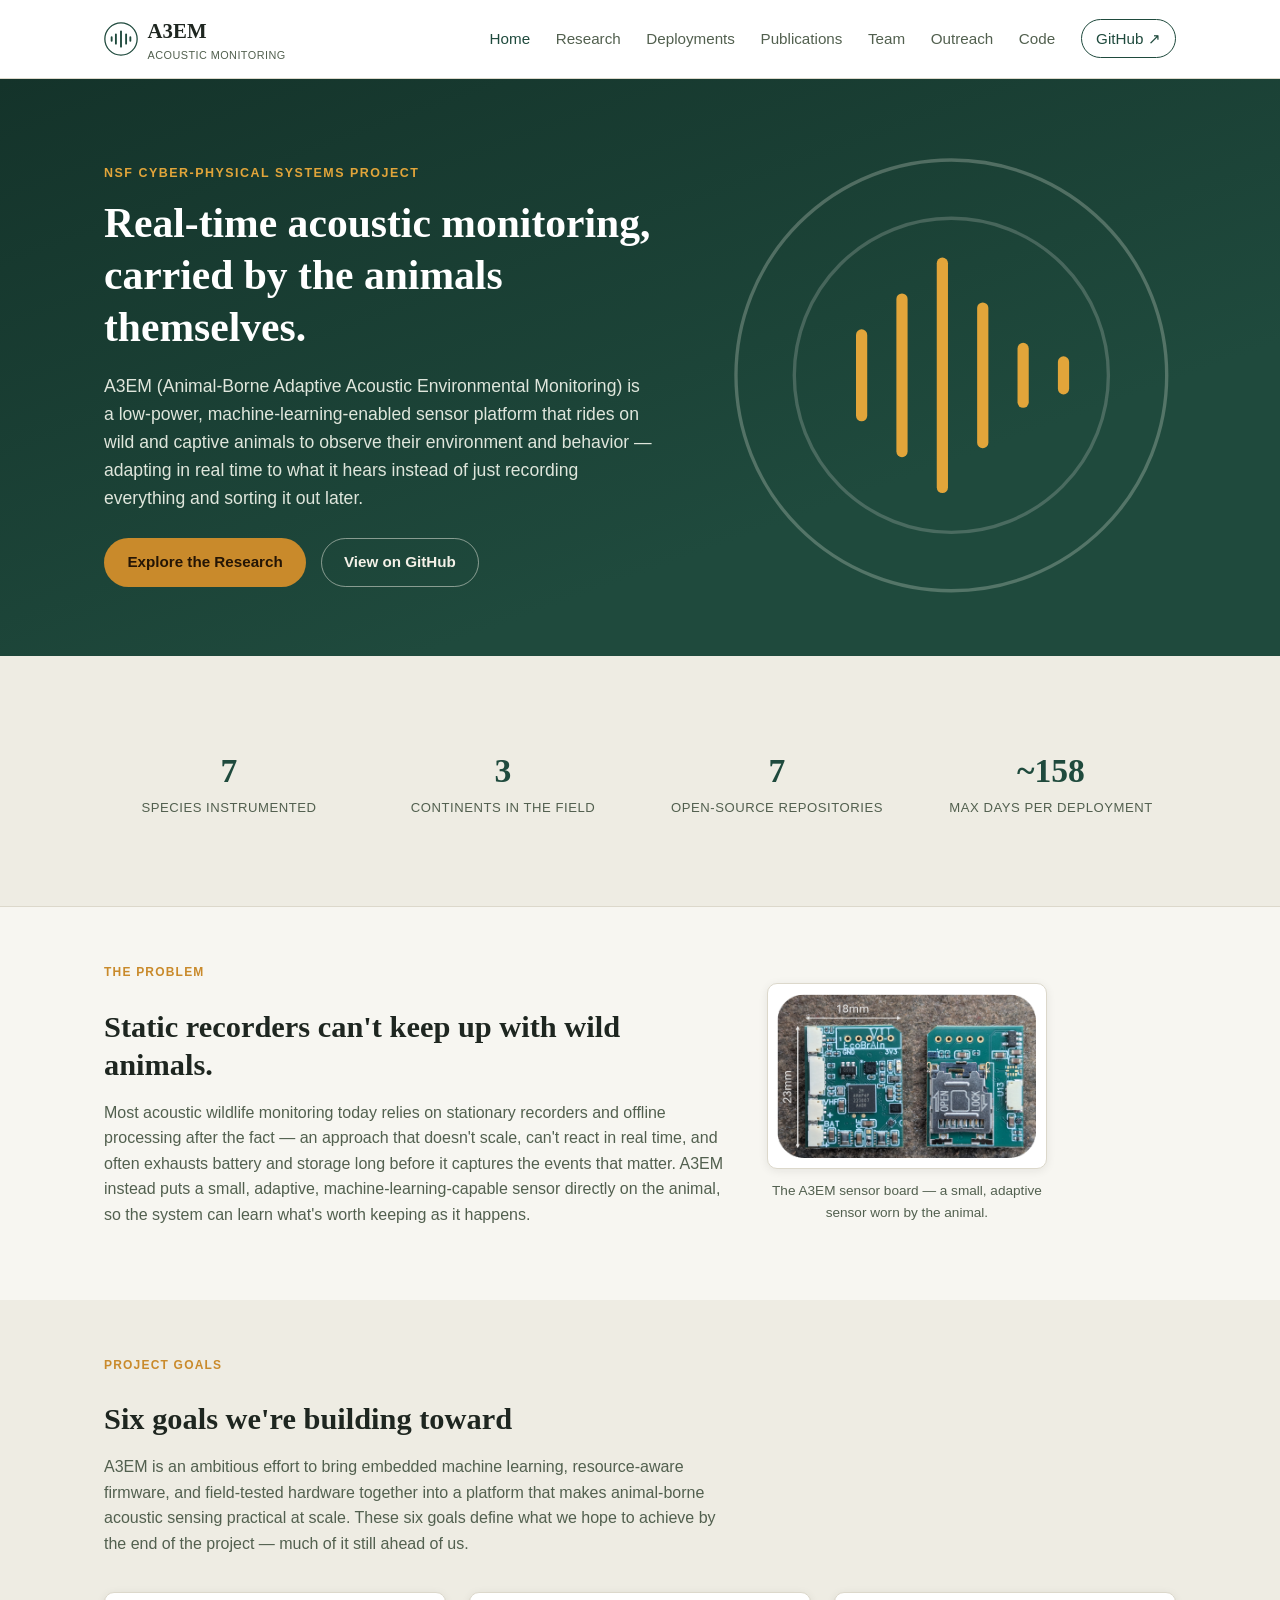
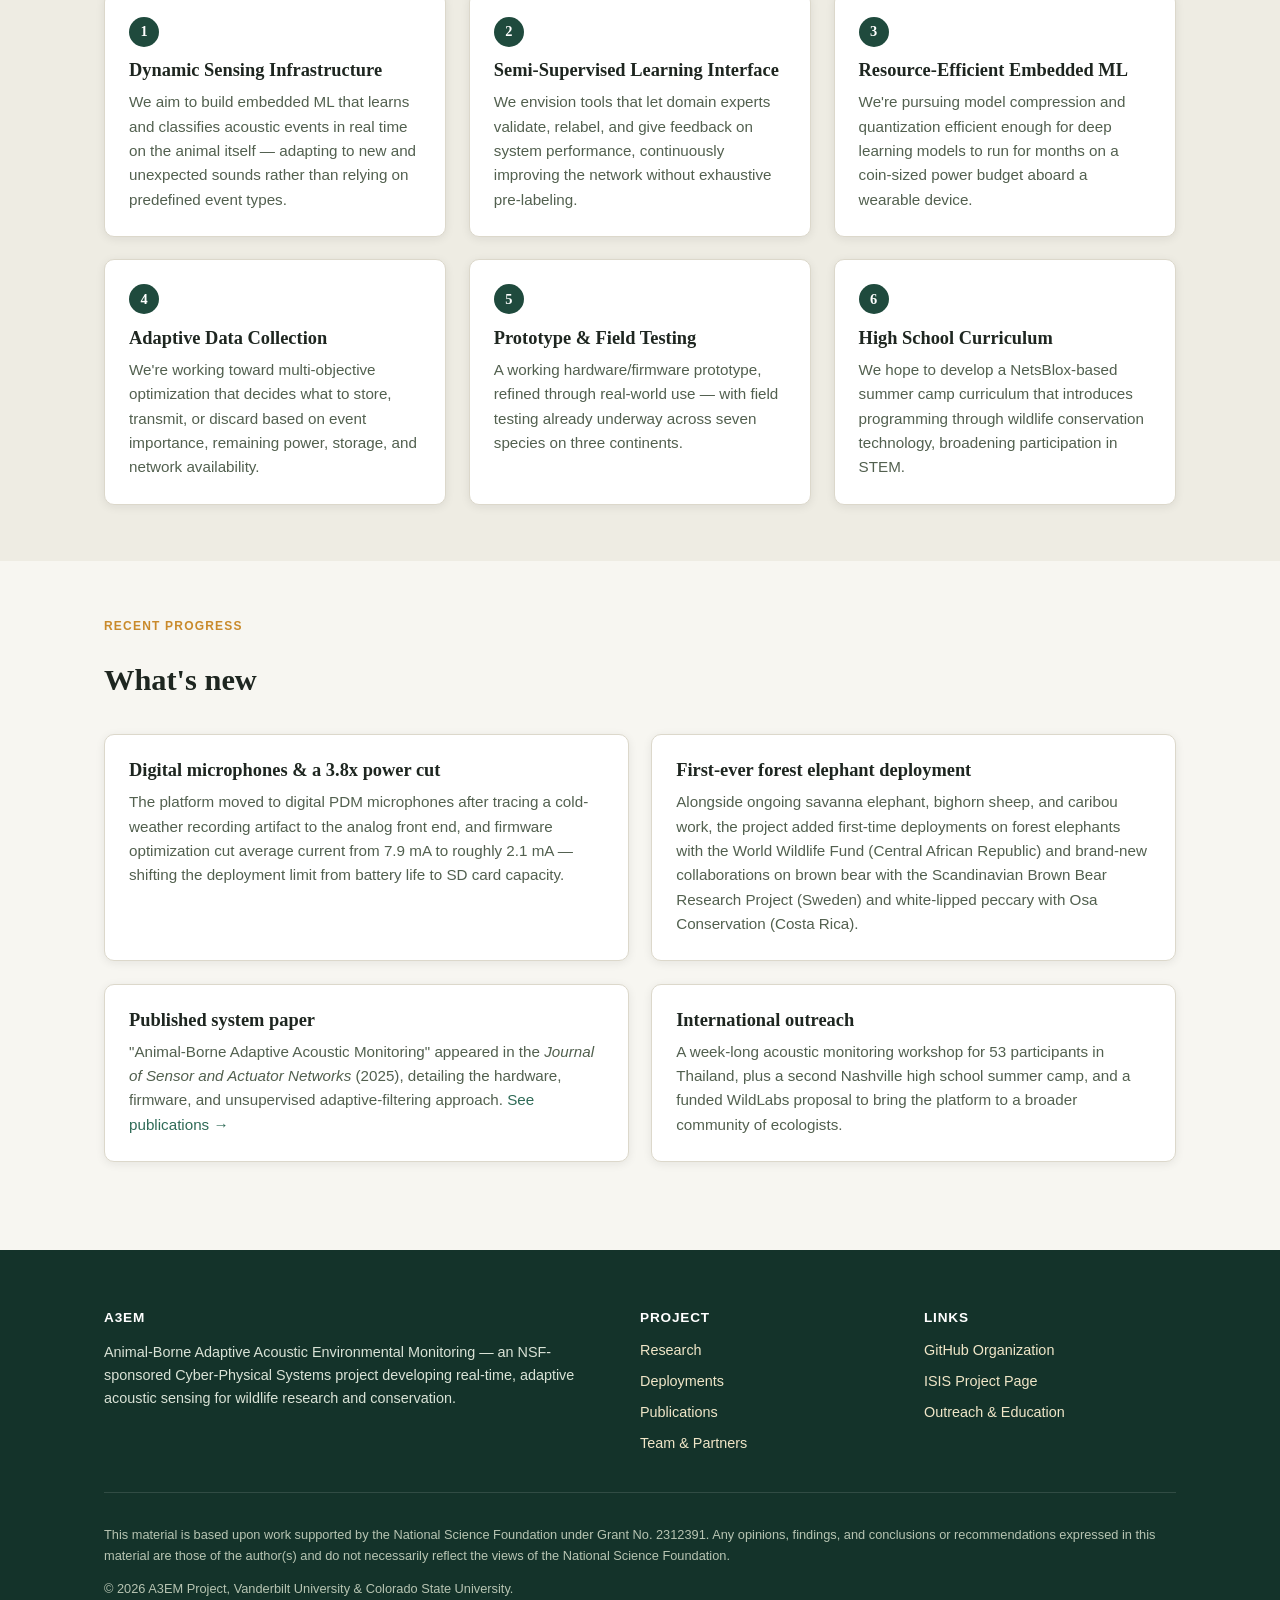
<file: index.html>
<!DOCTYPE html>
<html lang="en">
<head>
<meta charset="UTF-8">
<meta name="viewport" content="width=device-width, initial-scale=1.0">
<title>A3EM — Animal-Borne Adaptive Acoustic Environmental Monitoring</title>
<meta name="description" content="A3EM is an NSF-sponsored Cyber-Physical Systems project developing an animal-borne adaptive acoustic monitoring platform for real-time wildlife research and conservation.">
<link rel="icon" type="image/svg+xml" href="assets/img/favicon.svg">
<link rel="stylesheet" href="assets/css/style.css">
</head>
<body>

<header class="site-header">
  <div class="nav-wrap">
    <a href="index.html" class="brand">
      <svg class="brand-mark" viewBox="0 0 40 40" fill="none" xmlns="http://www.w3.org/2000/svg">
        <circle cx="20" cy="20" r="19" stroke="currentColor" stroke-width="1.5"/>
        <path d="M20 11v18M14 14.5v11M26 14.5v11M9 18v4M31 18v4" stroke="currentColor" stroke-width="2.2" stroke-linecap="round"/>
      </svg>
      <span>A3EM<span class="brand-sub">Acoustic Monitoring</span></span>
    </a>
    <button class="nav-toggle" aria-label="Toggle navigation" aria-expanded="false">
      <span></span><span></span><span></span>
    </button>
    <nav class="main-nav">
      <a href="index.html" class="active">Home</a>
      <a href="research.html">Research</a>
      <a href="deployments.html">Deployments</a>
      <a href="publications.html">Publications</a>
      <a href="team.html">Team</a>
      <a href="education.html">Outreach</a>
      <a href="code.html">Code</a>
      <a class="external" href="https://github.com/vu-a3em" target="_blank" rel="noopener">GitHub ↗</a>
    </nav>
  </div>
</header>

<section class="hero">
  <div class="container">
    <div>
      <div class="eyebrow">NSF Cyber-Physical Systems Project</div>
      <h1>Real-time acoustic monitoring, carried by the animals themselves.</h1>
      <p class="lead">A3EM (Animal-Borne Adaptive Acoustic Environmental Monitoring) is a low-power, machine-learning-enabled sensor platform that rides on wild and captive animals to observe their environment and behavior — adapting in real time to what it hears instead of just recording everything and sorting it out later.</p>
      <div class="btn-row">
        <a class="btn btn-primary" href="research.html">Explore the Research</a>
        <a class="btn btn-outline" href="https://github.com/vu-a3em" target="_blank" rel="noopener">View on GitHub</a>
      </div>
    </div>
    <div class="hero-art">
      <svg viewBox="0 0 200 200" xmlns="http://www.w3.org/2000/svg" aria-hidden="true">
        <circle cx="100" cy="100" r="96" fill="none" stroke="rgba(244,241,232,0.25)" stroke-width="1.5"/>
        <circle cx="100" cy="100" r="70" fill="none" stroke="rgba(244,241,232,0.2)" stroke-width="1.5"/>
        <g stroke="#e2a53a" stroke-width="5" stroke-linecap="round">
          <line x1="60" y1="82" x2="60" y2="118"/>
          <line x1="78" y1="66" x2="78" y2="134"/>
          <line x1="96" y1="50" x2="96" y2="150"/>
          <line x1="114" y1="70" x2="114" y2="130"/>
          <line x1="132" y1="88" x2="132" y2="112"/>
          <line x1="150" y1="94" x2="150" y2="106"/>
        </g>
      </svg>
    </div>
  </div>
</section>

<section class="stats">
  <div class="container">
    <div class="stat">
      <div class="num">7</div>
      <div class="label">Species Instrumented</div>
    </div>
    <div class="stat">
      <div class="num">3</div>
      <div class="label">Continents in the Field</div>
    </div>
    <div class="stat">
      <div class="num">7</div>
      <div class="label">Open-Source Repositories</div>
    </div>
    <div class="stat">
      <div class="num">~158</div>
      <div class="label">Max Days per Deployment</div>
    </div>
  </div>
</section>

<section>
  <div class="container">
    <div class="media-split">
      <div class="section-head">
        <div class="kicker">The Problem</div>
        <h2>Static recorders can't keep up with wild animals.</h2>
        <p>Most acoustic wildlife monitoring today relies on stationary recorders and offline processing after the fact — an approach that doesn't scale, can't react in real time, and often exhausts battery and storage long before it captures the events that matter. A3EM instead puts a small, adaptive, machine-learning-capable sensor directly on the animal, so the system can learn what's worth keeping as it happens.</p>
      </div>
      <figure class="figure">
        <img src="assets/img/sensor-board.png" alt="The A3EM animal-borne acoustic sensor board" loading="lazy">
        <figcaption>The A3EM sensor board — a small, adaptive sensor worn by the animal.</figcaption>
      </figure>
    </div>
  </div>
</section>

<section class="alt">
  <div class="container">
    <div class="section-head">
      <div class="kicker">Project Goals</div>
      <h2>Six goals we're building toward</h2>
      <p>A3EM is an ambitious effort to bring embedded machine learning, resource-aware firmware, and field-tested hardware together into a platform that makes animal-borne acoustic sensing practical at scale. These six goals define what we hope to achieve by the end of the project — much of it still ahead of us.</p>
    </div>
    <div class="grid grid-3">
      <div class="card">
        <div class="goal-num">1</div>
        <h3>Dynamic Sensing Infrastructure</h3>
        <p>We aim to build embedded ML that learns and classifies acoustic events in real time on the animal itself — adapting to new and unexpected sounds rather than relying on predefined event types.</p>
      </div>
      <div class="card">
        <div class="goal-num">2</div>
        <h3>Semi-Supervised Learning Interface</h3>
        <p>We envision tools that let domain experts validate, relabel, and give feedback on system performance, continuously improving the network without exhaustive pre-labeling.</p>
      </div>
      <div class="card">
        <div class="goal-num">3</div>
        <h3>Resource-Efficient Embedded ML</h3>
        <p>We're pursuing model compression and quantization efficient enough for deep learning models to run for months on a coin-sized power budget aboard a wearable device.</p>
      </div>
      <div class="card">
        <div class="goal-num">4</div>
        <h3>Adaptive Data Collection</h3>
        <p>We're working toward multi-objective optimization that decides what to store, transmit, or discard based on event importance, remaining power, storage, and network availability.</p>
      </div>
      <div class="card">
        <div class="goal-num">5</div>
        <h3>Prototype &amp; Field Testing</h3>
        <p>A working hardware/firmware prototype, refined through real-world use — with field testing already underway across seven species on three continents.</p>
      </div>
      <div class="card">
        <div class="goal-num">6</div>
        <h3>High School Curriculum</h3>
        <p>We hope to develop a NetsBlox-based summer camp curriculum that introduces programming through wildlife conservation technology, broadening participation in STEM.</p>
      </div>
    </div>
  </div>
</section>

<section>
  <div class="container">
    <div class="section-head">
      <div class="kicker">Recent Progress</div>
      <h2>What's new</h2>
    </div>
    <div class="grid grid-2">
      <div class="card">
        <h3>Digital microphones &amp; a 3.8x power cut</h3>
        <p>The platform moved to digital PDM microphones after tracing a cold-weather recording artifact to the analog front end, and firmware optimization cut average current from 7.9 mA to roughly 2.1 mA — shifting the deployment limit from battery life to SD card capacity.</p>
      </div>
      <div class="card">
        <h3>First-ever forest elephant deployment</h3>
        <p>Alongside ongoing savanna elephant, bighorn sheep, and caribou work, the project added first-time deployments on forest elephants with the World Wildlife Fund (Central African Republic) and brand-new collaborations on brown bear with the Scandinavian Brown Bear Research Project (Sweden) and white-lipped peccary with Osa Conservation (Costa Rica).</p>
      </div>
      <div class="card">
        <h3>Published system paper</h3>
        <p>"Animal-Borne Adaptive Acoustic Monitoring" appeared in the <em>Journal of Sensor and Actuator Networks</em> (2025), detailing the hardware, firmware, and unsupervised adaptive-filtering approach. <a href="publications.html">See publications →</a></p>
      </div>
      <div class="card">
        <h3>International outreach</h3>
        <p>A week-long acoustic monitoring workshop for 53 participants in Thailand, plus a second Nashville high school summer camp, and a funded WildLabs proposal to bring the platform to a broader community of ecologists.</p>
      </div>
    </div>
  </div>
</section>

<footer class="site-footer">
  <div class="container">
    <div class="footer-grid">
      <div>
        <h4>A3EM</h4>
        <p>Animal-Borne Adaptive Acoustic Environmental Monitoring — an NSF-sponsored Cyber-Physical Systems project developing real-time, adaptive acoustic sensing for wildlife research and conservation.</p>
      </div>
      <div>
        <h4>Project</h4>
        <ul>
          <li><a href="research.html">Research</a></li>
          <li><a href="deployments.html">Deployments</a></li>
          <li><a href="publications.html">Publications</a></li>
          <li><a href="team.html">Team &amp; Partners</a></li>
        </ul>
      </div>
      <div>
        <h4>Links</h4>
        <ul>
          <li><a href="https://github.com/vu-a3em" target="_blank" rel="noopener">GitHub Organization</a></li>
          <li><a href="https://www.isis.vanderbilt.edu/projects/a3em-animal-borne-adaptive-acoustic-environmental-monitoring" target="_blank" rel="noopener">ISIS Project Page</a></li>
          <li><a href="education.html">Outreach &amp; Education</a></li>
        </ul>
      </div>
    </div>
    <div class="footer-bottom">
      <p>This material is based upon work supported by the National Science Foundation under Grant No. 2312391. Any opinions, findings, and conclusions or recommendations expressed in this material are those of the author(s) and do not necessarily reflect the views of the National Science Foundation.</p>
      <p>&copy; <span id="year"></span> A3EM Project, Vanderbilt University &amp; Colorado State University.</p>
    </div>
  </div>
</footer>
<script src="assets/js/main.js"></script>
<script>document.getElementById('year').textContent = new Date().getFullYear();</script>
</body>
</html>
</file>
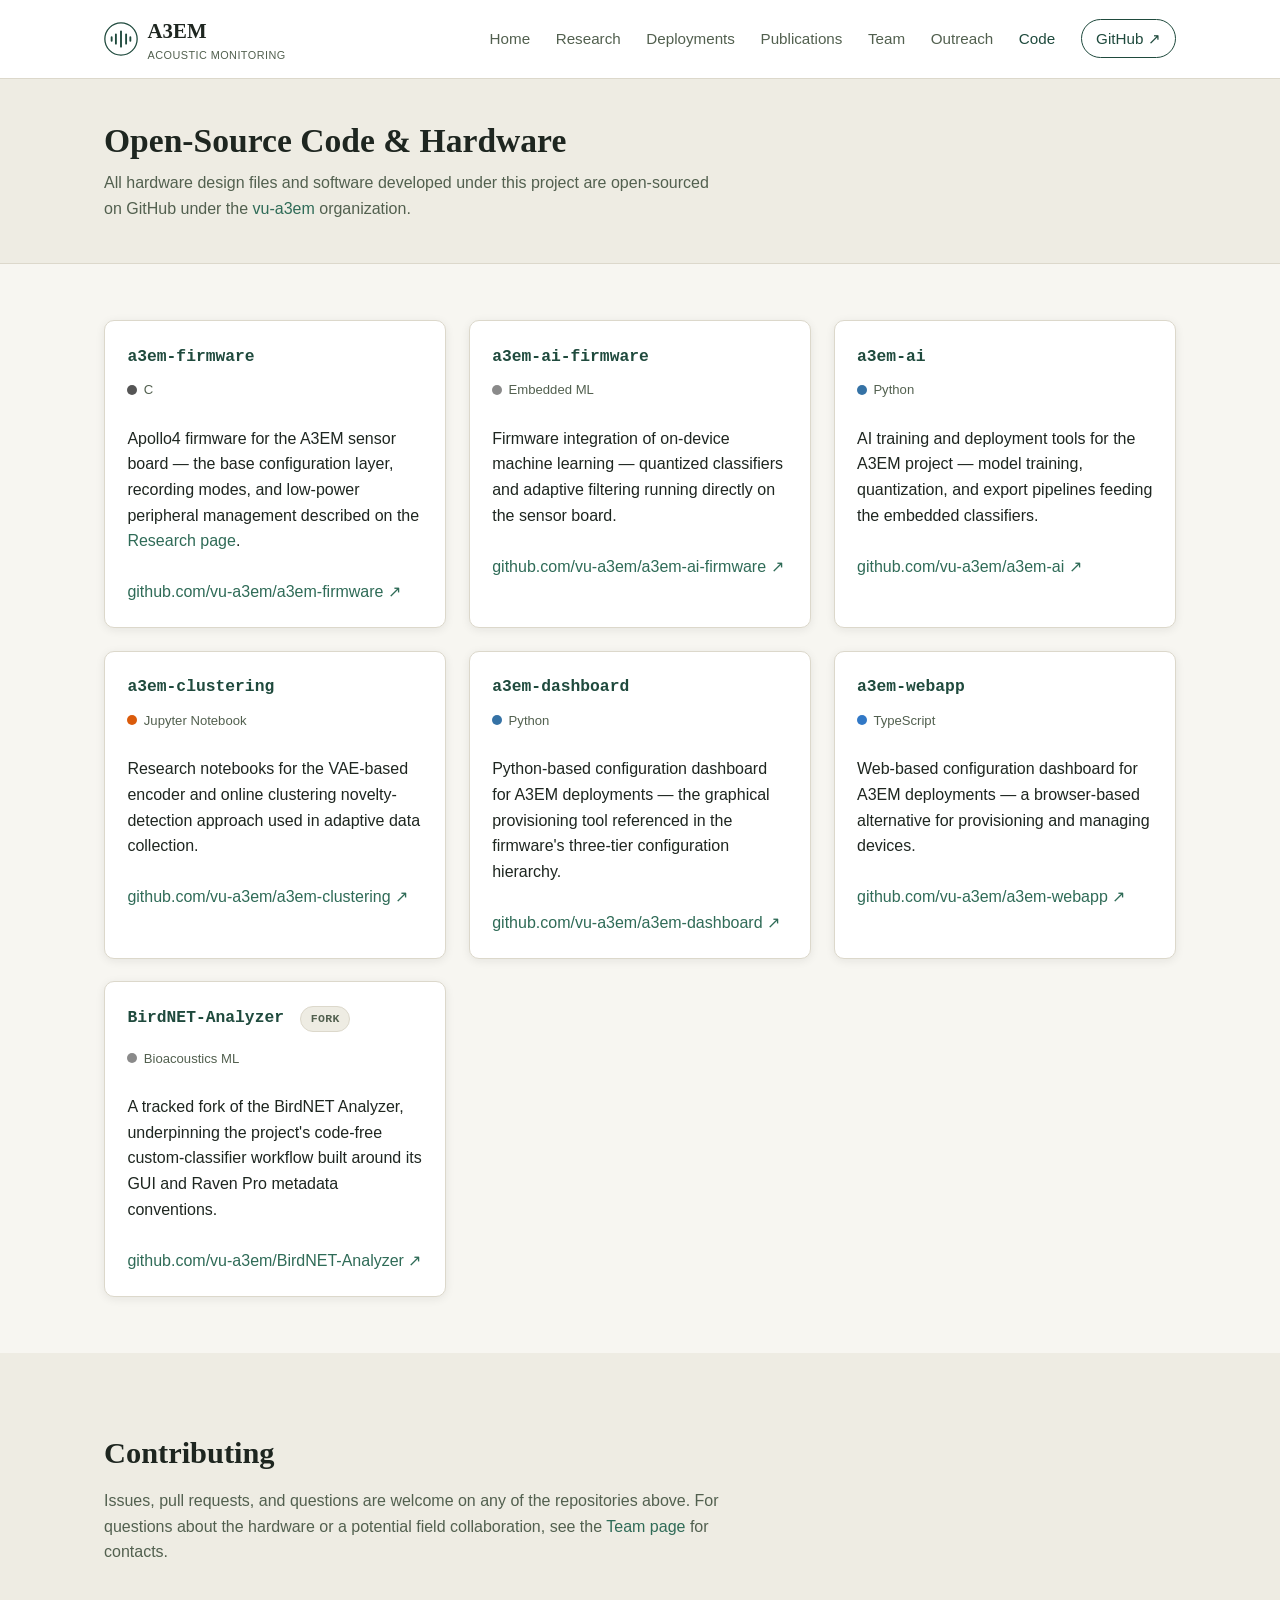
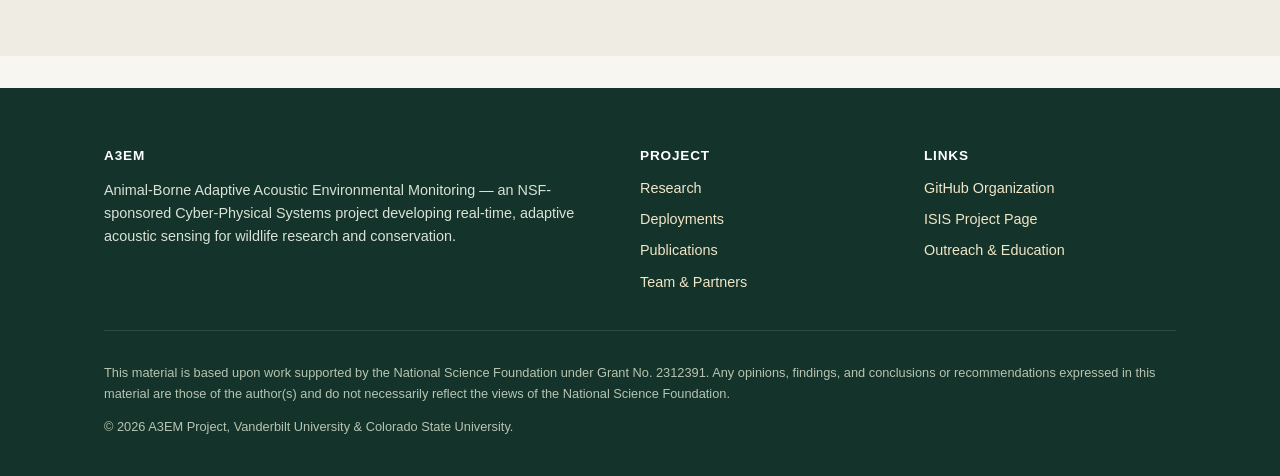
<file: code.html>
<!DOCTYPE html>
<html lang="en">
<head>
<meta charset="UTF-8">
<meta name="viewport" content="width=device-width, initial-scale=1.0">
<title>Code — A3EM</title>
<meta name="description" content="Open-source hardware designs and software repositories from the A3EM animal-borne adaptive acoustic monitoring project.">
<link rel="icon" type="image/svg+xml" href="assets/img/favicon.svg">
<link rel="stylesheet" href="assets/css/style.css">
</head>
<body>

<header class="site-header">
  <div class="nav-wrap">
    <a href="index.html" class="brand">
      <svg class="brand-mark" viewBox="0 0 40 40" fill="none" xmlns="http://www.w3.org/2000/svg">
        <circle cx="20" cy="20" r="19" stroke="currentColor" stroke-width="1.5"/>
        <path d="M20 11v18M14 14.5v11M26 14.5v11M9 18v4M31 18v4" stroke="currentColor" stroke-width="2.2" stroke-linecap="round"/>
      </svg>
      <span>A3EM<span class="brand-sub">Acoustic Monitoring</span></span>
    </a>
    <button class="nav-toggle" aria-label="Toggle navigation" aria-expanded="false">
      <span></span><span></span><span></span>
    </button>
    <nav class="main-nav">
      <a href="index.html">Home</a>
      <a href="research.html">Research</a>
      <a href="deployments.html">Deployments</a>
      <a href="publications.html">Publications</a>
      <a href="team.html">Team</a>
      <a href="education.html">Outreach</a>
      <a href="code.html" class="active">Code</a>
      <a class="external" href="https://github.com/vu-a3em" target="_blank" rel="noopener">GitHub ↗</a>
    </nav>
  </div>
</header>

<div class="page-header">
  <div class="container">
    <h1>Open-Source Code &amp; Hardware</h1>
    <p>All hardware design files and software developed under this project are open-sourced on GitHub under the <a href="https://github.com/vu-a3em" target="_blank" rel="noopener">vu-a3em</a> organization.</p>
  </div>
</div>

<section>
  <div class="container">
    <div class="grid grid-3">

      <div class="repo-card">
        <div class="repo-name">a3em-firmware</div>
        <span class="lang"><span class="lang-dot" style="background:#555"></span>C</span>
        <p>Apollo4 firmware for the A3EM sensor board — the base configuration layer, recording modes, and low-power peripheral management described on the <a href="research.html">Research page</a>.</p>
        <a href="https://github.com/vu-a3em/a3em-firmware" target="_blank" rel="noopener">github.com/vu-a3em/a3em-firmware ↗</a>
      </div>

      <div class="repo-card">
        <div class="repo-name">a3em-ai-firmware</div>
        <span class="lang"><span class="lang-dot" style="background:#8a8a8a"></span>Embedded ML</span>
        <p>Firmware integration of on-device machine learning — quantized classifiers and adaptive filtering running directly on the sensor board.</p>
        <a href="https://github.com/vu-a3em/a3em-ai-firmware" target="_blank" rel="noopener">github.com/vu-a3em/a3em-ai-firmware ↗</a>
      </div>

      <div class="repo-card">
        <div class="repo-name">a3em-ai</div>
        <span class="lang"><span class="lang-dot" style="background:#3572A5"></span>Python</span>
        <p>AI training and deployment tools for the A3EM project — model training, quantization, and export pipelines feeding the embedded classifiers.</p>
        <a href="https://github.com/vu-a3em/a3em-ai" target="_blank" rel="noopener">github.com/vu-a3em/a3em-ai ↗</a>
      </div>

      <div class="repo-card">
        <div class="repo-name">a3em-clustering</div>
        <span class="lang"><span class="lang-dot" style="background:#DA5B0B"></span>Jupyter Notebook</span>
        <p>Research notebooks for the VAE-based encoder and online clustering novelty-detection approach used in adaptive data collection.</p>
        <a href="https://github.com/vu-a3em/a3em-clustering" target="_blank" rel="noopener">github.com/vu-a3em/a3em-clustering ↗</a>
      </div>

      <div class="repo-card">
        <div class="repo-name">a3em-dashboard</div>
        <span class="lang"><span class="lang-dot" style="background:#3572A5"></span>Python</span>
        <p>Python-based configuration dashboard for A3EM deployments — the graphical provisioning tool referenced in the firmware's three-tier configuration hierarchy.</p>
        <a href="https://github.com/vu-a3em/a3em-dashboard" target="_blank" rel="noopener">github.com/vu-a3em/a3em-dashboard ↗</a>
      </div>

      <div class="repo-card">
        <div class="repo-name">a3em-webapp</div>
        <span class="lang"><span class="lang-dot" style="background:#3178c6"></span>TypeScript</span>
        <p>Web-based configuration dashboard for A3EM deployments — a browser-based alternative for provisioning and managing devices.</p>
        <a href="https://github.com/vu-a3em/a3em-webapp" target="_blank" rel="noopener">github.com/vu-a3em/a3em-webapp ↗</a>
      </div>

      <div class="repo-card">
        <div class="repo-name">BirdNET-Analyzer <span class="tag" style="margin-left:0.4rem;">fork</span></div>
        <span class="lang"><span class="lang-dot" style="background:#8a8a8a"></span>Bioacoustics ML</span>
        <p>A tracked fork of the BirdNET Analyzer, underpinning the project's code-free custom-classifier workflow built around its GUI and Raven Pro metadata conventions.</p>
        <a href="https://github.com/vu-a3em/BirdNET-Analyzer" target="_blank" rel="noopener">github.com/vu-a3em/BirdNET-Analyzer ↗</a>
      </div>

    </div>
  </div>
</section>

<section class="alt">
  <div class="container">
    <div class="section-head">
      <h2>Contributing</h2>
      <p>Issues, pull requests, and questions are welcome on any of the repositories above. For questions about the hardware or a potential field collaboration, see the <a href="team.html">Team page</a> for contacts.</p>
    </div>
  </div>
</section>

<footer class="site-footer">
  <div class="container">
    <div class="footer-grid">
      <div>
        <h4>A3EM</h4>
        <p>Animal-Borne Adaptive Acoustic Environmental Monitoring — an NSF-sponsored Cyber-Physical Systems project developing real-time, adaptive acoustic sensing for wildlife research and conservation.</p>
      </div>
      <div>
        <h4>Project</h4>
        <ul>
          <li><a href="research.html">Research</a></li>
          <li><a href="deployments.html">Deployments</a></li>
          <li><a href="publications.html">Publications</a></li>
          <li><a href="team.html">Team &amp; Partners</a></li>
        </ul>
      </div>
      <div>
        <h4>Links</h4>
        <ul>
          <li><a href="https://github.com/vu-a3em" target="_blank" rel="noopener">GitHub Organization</a></li>
          <li><a href="https://www.isis.vanderbilt.edu/projects/a3em-animal-borne-adaptive-acoustic-environmental-monitoring" target="_blank" rel="noopener">ISIS Project Page</a></li>
          <li><a href="education.html">Outreach &amp; Education</a></li>
        </ul>
      </div>
    </div>
    <div class="footer-bottom">
      <p>This material is based upon work supported by the National Science Foundation under Grant No. 2312391. Any opinions, findings, and conclusions or recommendations expressed in this material are those of the author(s) and do not necessarily reflect the views of the National Science Foundation.</p>
      <p>&copy; <span id="year"></span> A3EM Project, Vanderbilt University &amp; Colorado State University.</p>
    </div>
  </div>
</footer>
<script src="assets/js/main.js"></script>
<script>document.getElementById('year').textContent = new Date().getFullYear();</script>
</body>
</html>
</file>
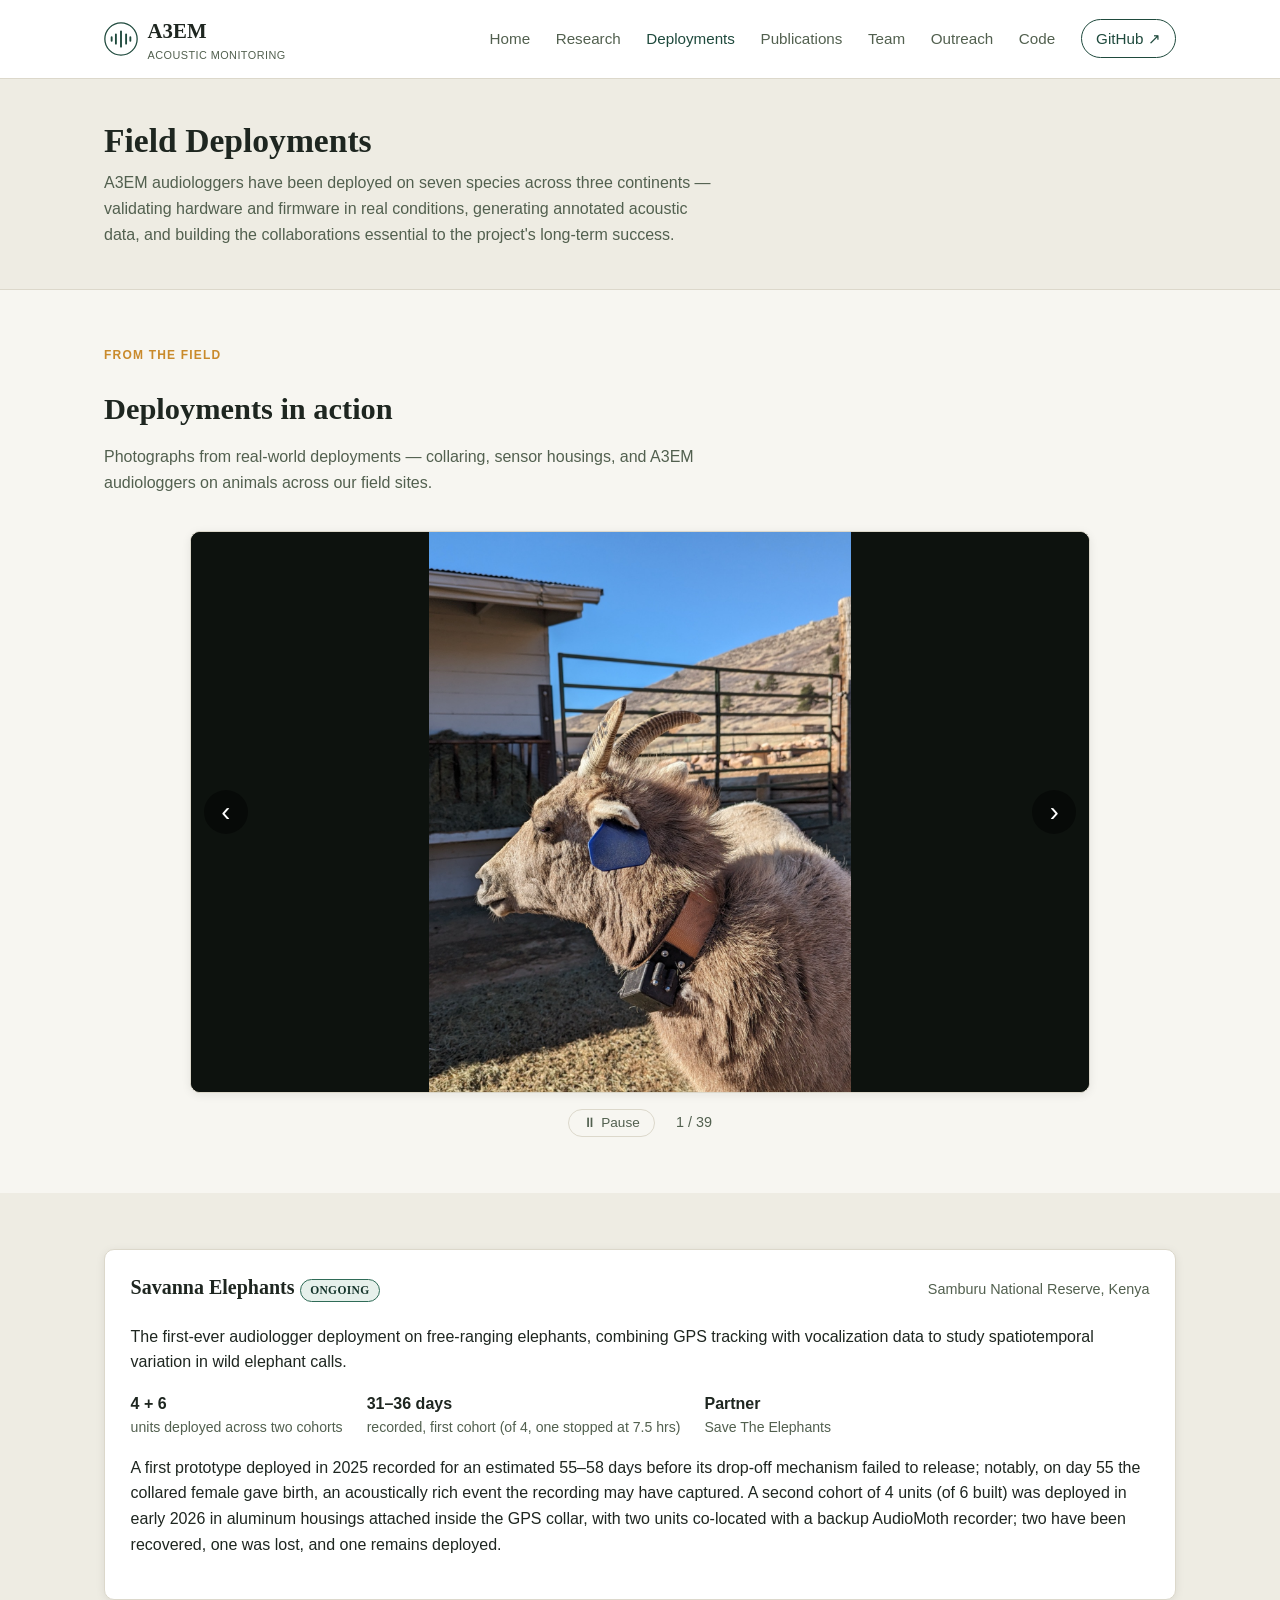
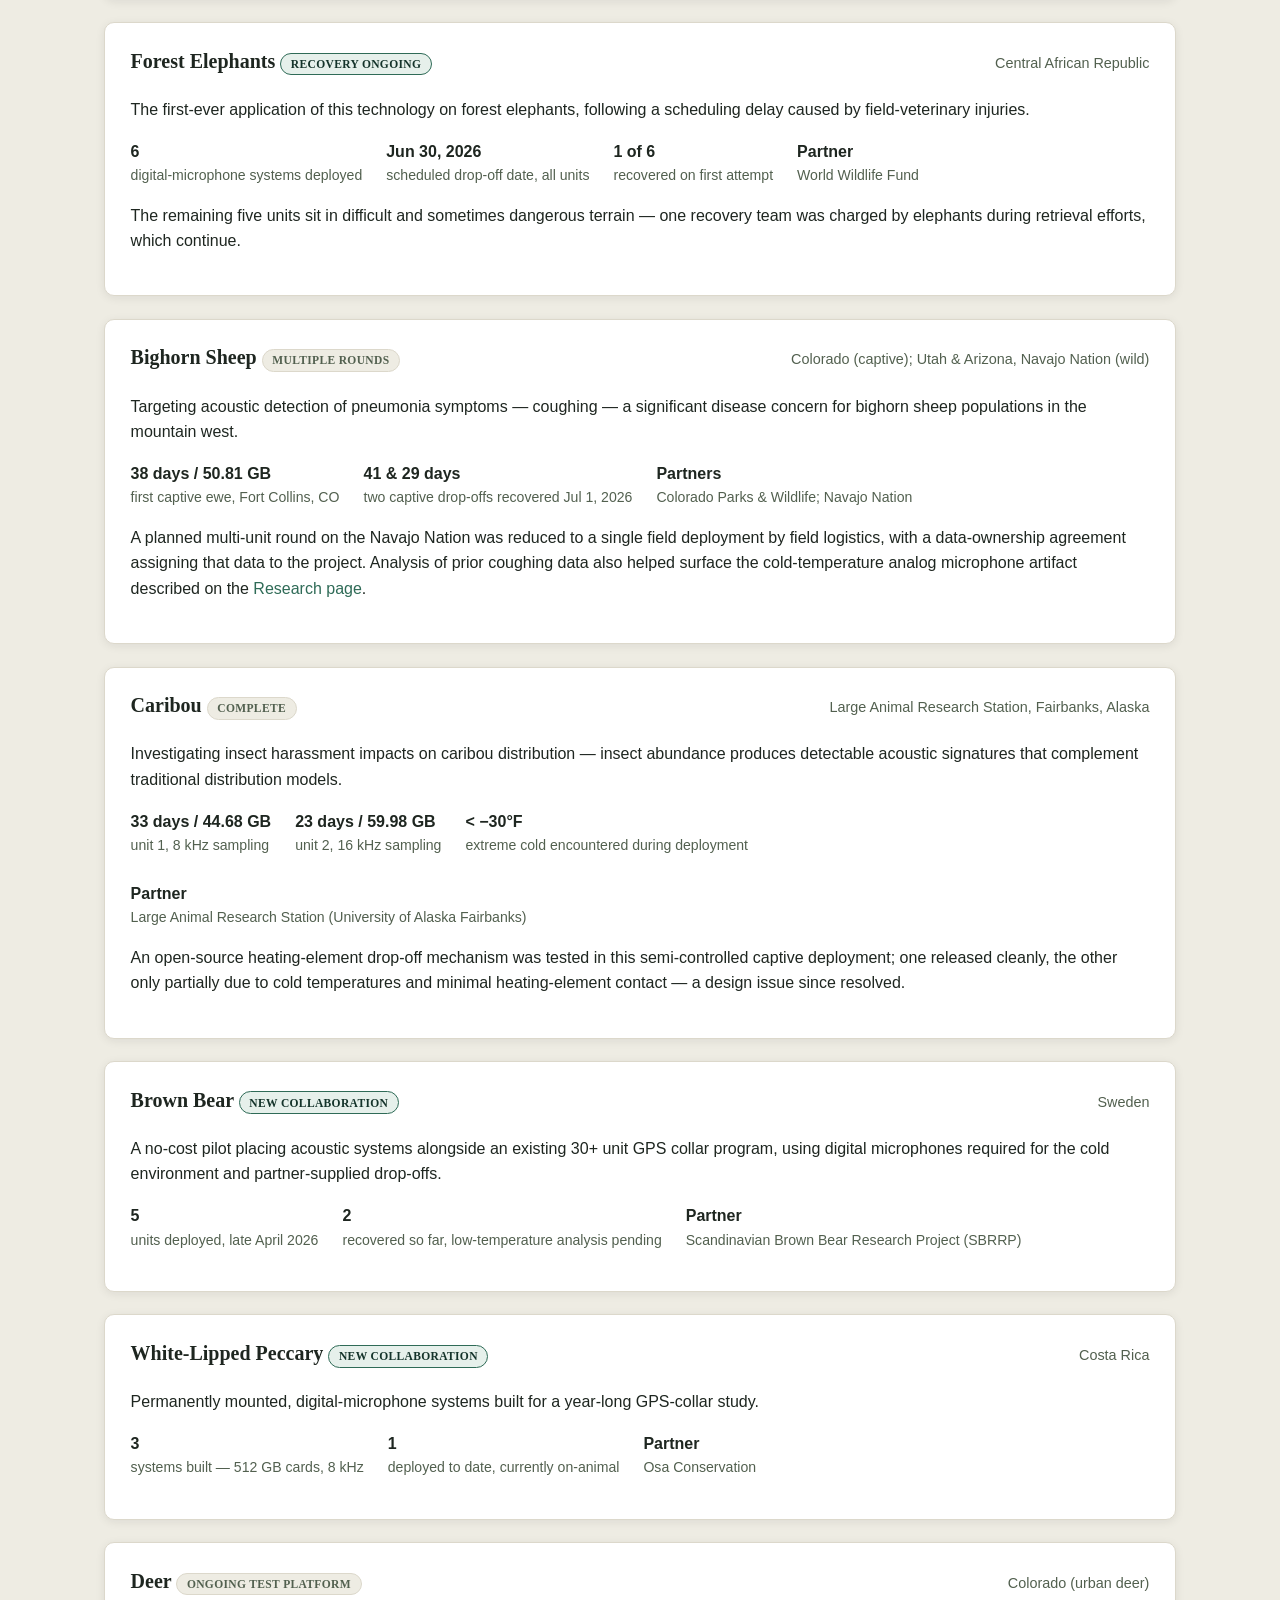
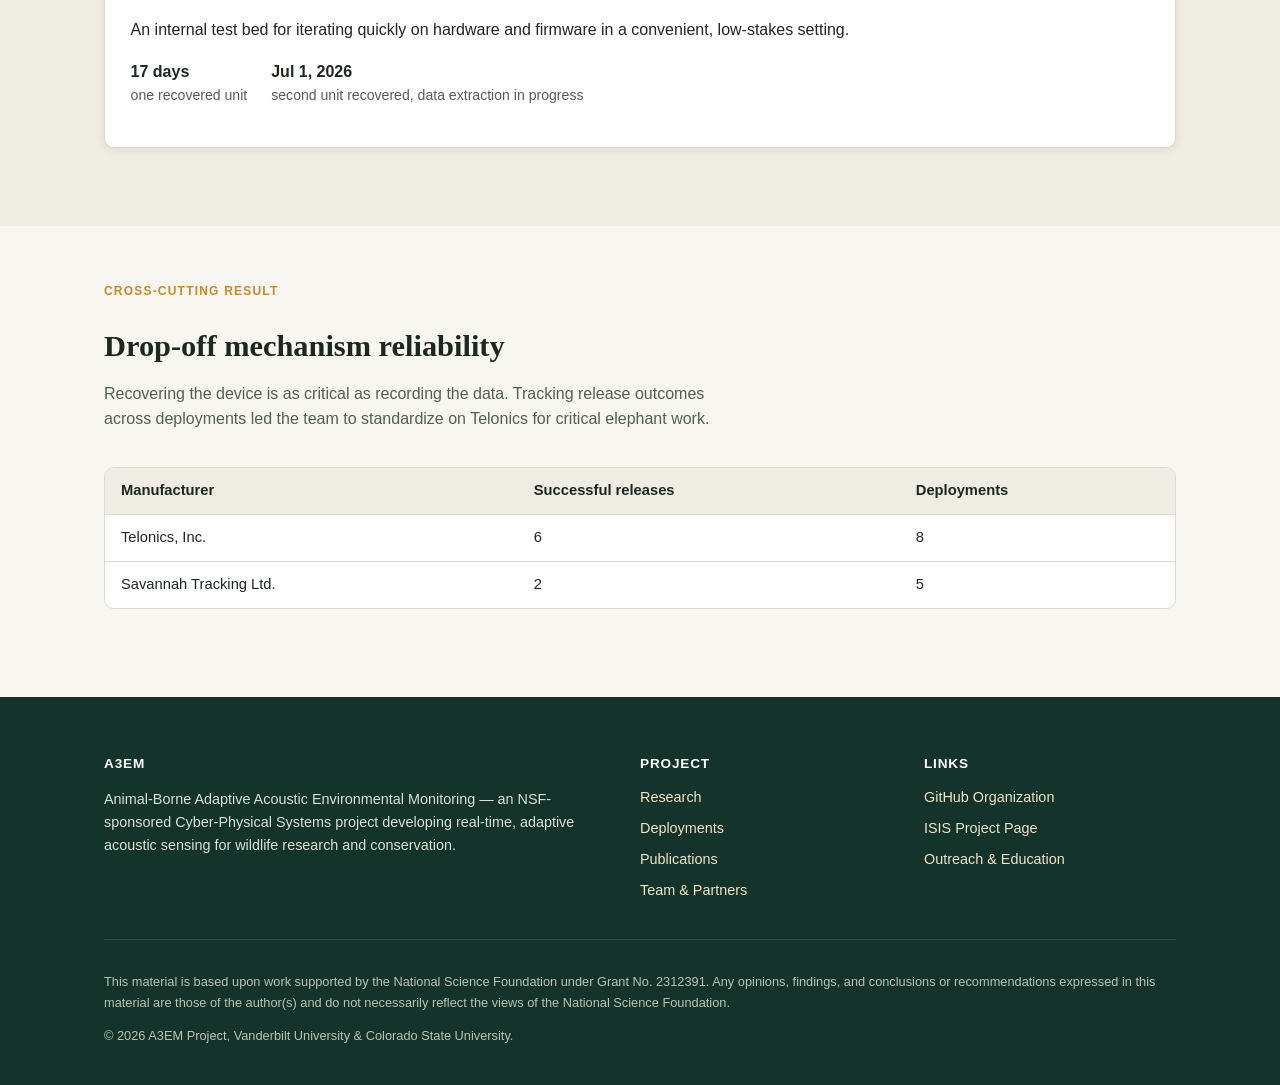
<file: deployments.html>
<!DOCTYPE html>
<html lang="en">
<head>
<meta charset="UTF-8">
<meta name="viewport" content="width=device-width, initial-scale=1.0">
<title>Deployments — A3EM</title>
<meta name="description" content="Field deployments of the A3EM audiologger across caribou, bighorn sheep, savanna and forest elephants, brown bear, white-lipped peccary, and deer.">
<link rel="icon" type="image/svg+xml" href="assets/img/favicon.svg">
<link rel="stylesheet" href="assets/css/style.css">
</head>
<body>

<header class="site-header">
  <div class="nav-wrap">
    <a href="index.html" class="brand">
      <svg class="brand-mark" viewBox="0 0 40 40" fill="none" xmlns="http://www.w3.org/2000/svg">
        <circle cx="20" cy="20" r="19" stroke="currentColor" stroke-width="1.5"/>
        <path d="M20 11v18M14 14.5v11M26 14.5v11M9 18v4M31 18v4" stroke="currentColor" stroke-width="2.2" stroke-linecap="round"/>
      </svg>
      <span>A3EM<span class="brand-sub">Acoustic Monitoring</span></span>
    </a>
    <button class="nav-toggle" aria-label="Toggle navigation" aria-expanded="false">
      <span></span><span></span><span></span>
    </button>
    <nav class="main-nav">
      <a href="index.html">Home</a>
      <a href="research.html">Research</a>
      <a href="deployments.html" class="active">Deployments</a>
      <a href="publications.html">Publications</a>
      <a href="team.html">Team</a>
      <a href="education.html">Outreach</a>
      <a href="code.html">Code</a>
      <a class="external" href="https://github.com/vu-a3em" target="_blank" rel="noopener">GitHub ↗</a>
    </nav>
  </div>
</header>

<div class="page-header">
  <div class="container">
    <h1>Field Deployments</h1>
    <p>A3EM audiologgers have been deployed on seven species across three continents — validating hardware and firmware in real conditions, generating annotated acoustic data, and building the collaborations essential to the project's long-term success.</p>
  </div>
</div>

<section>
  <div class="container">
    <div class="section-head">
      <div class="kicker">From the Field</div>
      <h2>Deployments in action</h2>
      <p>Photographs from real-world deployments — collaring, sensor housings, and A3EM audiologgers on animals across our field sites.</p>
    </div>

    <div class="slideshow" aria-roledescription="carousel" aria-label="Field deployment photos">
      <div class="slide-frame">
        <img id="slide-img" alt="">
        <button class="slide-btn prev" type="button" aria-label="Previous photo">&lsaquo;</button>
        <button class="slide-btn next" type="button" aria-label="Next photo">&rsaquo;</button>
      </div>
      <div class="slide-controls">
        <button class="slide-play" type="button" aria-pressed="true">&#9208; Pause</button>
        <span class="slide-counter"><span id="slide-current">1</span> / <span id="slide-total">0</span></span>
      </div>
    </div>
  </div>
</section>

<section class="alt">
  <div class="container">

    <div class="deployment">
      <div class="deployment-head">
        <h3>Savanna Elephants <span class="tag status-active">Ongoing</span></h3>
        <span class="deployment-loc">Samburu National Reserve, Kenya</span>
      </div>
      <p>The first-ever audiologger deployment on free-ranging elephants, combining GPS tracking with vocalization data to study spatiotemporal variation in wild elephant calls.</p>
      <div class="deployment-stats">
        <div><strong>4 + 6</strong><span>units deployed across two cohorts</span></div>
        <div><strong>31&ndash;36 days</strong><span>recorded, first cohort (of 4, one stopped at 7.5 hrs)</span></div>
        <div><strong>Partner</strong><span>Save The Elephants</span></div>
      </div>
      <p>A first prototype deployed in 2025 recorded for an estimated 55&ndash;58 days before its drop-off mechanism failed to release; notably, on day 55 the collared female gave birth, an acoustically rich event the recording may have captured. A second cohort of 4 units (of 6 built) was deployed in early 2026 in aluminum housings attached inside the GPS collar, with two units co-located with a backup AudioMoth recorder; two have been recovered, one was lost, and one remains deployed.</p>
    </div>

    <div class="deployment">
      <div class="deployment-head">
        <h3>Forest Elephants <span class="tag status-active">Recovery ongoing</span></h3>
        <span class="deployment-loc">Central African Republic</span>
      </div>
      <p>The first-ever application of this technology on forest elephants, following a scheduling delay caused by field-veterinary injuries.</p>
      <div class="deployment-stats">
        <div><strong>6</strong><span>digital-microphone systems deployed</span></div>
        <div><strong>Jun 30, 2026</strong><span>scheduled drop-off date, all units</span></div>
        <div><strong>1 of 6</strong><span>recovered on first attempt</span></div>
        <div><strong>Partner</strong><span>World Wildlife Fund</span></div>
      </div>
      <p>The remaining five units sit in difficult and sometimes dangerous terrain — one recovery team was charged by elephants during retrieval efforts, which continue.</p>
    </div>

    <div class="deployment">
      <div class="deployment-head">
        <h3>Bighorn Sheep <span class="tag status-recovered">Multiple rounds</span></h3>
        <span class="deployment-loc">Colorado (captive); Utah &amp; Arizona, Navajo Nation (wild)</span>
      </div>
      <p>Targeting acoustic detection of pneumonia symptoms — coughing — a significant disease concern for bighorn sheep populations in the mountain west.</p>
      <div class="deployment-stats">
        <div><strong>38 days / 50.81 GB</strong><span>first captive ewe, Fort Collins, CO</span></div>
        <div><strong>41 &amp; 29 days</strong><span>two captive drop-offs recovered Jul 1, 2026</span></div>
        <div><strong>Partners</strong><span>Colorado Parks &amp; Wildlife; Navajo Nation</span></div>
      </div>
      <p>A planned multi-unit round on the Navajo Nation was reduced to a single field deployment by field logistics, with a data-ownership agreement assigning that data to the project. Analysis of prior coughing data also helped surface the cold-temperature analog microphone artifact described on the <a href="research.html">Research page</a>.</p>
    </div>

    <div class="deployment">
      <div class="deployment-head">
        <h3>Caribou <span class="tag status-recovered">Complete</span></h3>
        <span class="deployment-loc">Large Animal Research Station, Fairbanks, Alaska</span>
      </div>
      <p>Investigating insect harassment impacts on caribou distribution — insect abundance produces detectable acoustic signatures that complement traditional distribution models.</p>
      <div class="deployment-stats">
        <div><strong>33 days / 44.68 GB</strong><span>unit 1, 8 kHz sampling</span></div>
        <div><strong>23 days / 59.98 GB</strong><span>unit 2, 16 kHz sampling</span></div>
        <div><strong>&lt; &minus;30°F</strong><span>extreme cold encountered during deployment</span></div>
        <div><strong>Partner</strong><span>Large Animal Research Station (University of Alaska Fairbanks)</span></div>
      </div>
      <p>An open-source heating-element drop-off mechanism was tested in this semi-controlled captive deployment; one released cleanly, the other only partially due to cold temperatures and minimal heating-element contact — a design issue since resolved.</p>
    </div>

    <div class="deployment">
      <div class="deployment-head">
        <h3>Brown Bear <span class="tag status-active">New collaboration</span></h3>
        <span class="deployment-loc">Sweden</span>
      </div>
      <p>A no-cost pilot placing acoustic systems alongside an existing 30+ unit GPS collar program, using digital microphones required for the cold environment and partner-supplied drop-offs.</p>
      <div class="deployment-stats">
        <div><strong>5</strong><span>units deployed, late April 2026</span></div>
        <div><strong>2</strong><span>recovered so far, low-temperature analysis pending</span></div>
        <div><strong>Partner</strong><span>Scandinavian Brown Bear Research Project (SBRRP)</span></div>
      </div>
    </div>

    <div class="deployment">
      <div class="deployment-head">
        <h3>White-Lipped Peccary <span class="tag status-active">New collaboration</span></h3>
        <span class="deployment-loc">Costa Rica</span>
      </div>
      <p>Permanently mounted, digital-microphone systems built for a year-long GPS-collar study.</p>
      <div class="deployment-stats">
        <div><strong>3</strong><span>systems built — 512 GB cards, 8 kHz</span></div>
        <div><strong>1</strong><span>deployed to date, currently on-animal</span></div>
        <div><strong>Partner</strong><span>Osa Conservation</span></div>
      </div>
    </div>

    <div class="deployment">
      <div class="deployment-head">
        <h3>Deer <span class="tag status-recovered">Ongoing test platform</span></h3>
        <span class="deployment-loc">Colorado (urban deer)</span>
      </div>
      <p>An internal test bed for iterating quickly on hardware and firmware in a convenient, low-stakes setting.</p>
      <div class="deployment-stats">
        <div><strong>17 days</strong><span>one recovered unit</span></div>
        <div><strong>Jul 1, 2026</strong><span>second unit recovered, data extraction in progress</span></div>
      </div>
    </div>

  </div>
</section>

<section>
  <div class="container">
    <div class="section-head">
      <div class="kicker">Cross-Cutting Result</div>
      <h2>Drop-off mechanism reliability</h2>
      <p>Recovering the device is as critical as recording the data. Tracking release outcomes across deployments led the team to standardize on Telonics for critical elephant work.</p>
    </div>
    <div class="table-wrap">
      <table>
        <thead><tr><th>Manufacturer</th><th>Successful releases</th><th>Deployments</th></tr></thead>
        <tbody>
          <tr><td>Telonics, Inc.</td><td>6</td><td>8</td></tr>
          <tr><td>Savannah Tracking Ltd.</td><td>2</td><td>5</td></tr>
        </tbody>
      </table>
    </div>
  </div>
</section>

<footer class="site-footer">
  <div class="container">
    <div class="footer-grid">
      <div>
        <h4>A3EM</h4>
        <p>Animal-Borne Adaptive Acoustic Environmental Monitoring — an NSF-sponsored Cyber-Physical Systems project developing real-time, adaptive acoustic sensing for wildlife research and conservation.</p>
      </div>
      <div>
        <h4>Project</h4>
        <ul>
          <li><a href="research.html">Research</a></li>
          <li><a href="deployments.html">Deployments</a></li>
          <li><a href="publications.html">Publications</a></li>
          <li><a href="team.html">Team &amp; Partners</a></li>
        </ul>
      </div>
      <div>
        <h4>Links</h4>
        <ul>
          <li><a href="https://github.com/vu-a3em" target="_blank" rel="noopener">GitHub Organization</a></li>
          <li><a href="https://www.isis.vanderbilt.edu/projects/a3em-animal-borne-adaptive-acoustic-environmental-monitoring" target="_blank" rel="noopener">ISIS Project Page</a></li>
          <li><a href="education.html">Outreach &amp; Education</a></li>
        </ul>
      </div>
    </div>
    <div class="footer-bottom">
      <p>This material is based upon work supported by the National Science Foundation under Grant No. 2312391. Any opinions, findings, and conclusions or recommendations expressed in this material are those of the author(s) and do not necessarily reflect the views of the National Science Foundation.</p>
      <p>&copy; <span id="year"></span> A3EM Project, Vanderbilt University &amp; Colorado State University.</p>
    </div>
  </div>
</footer>
<script src="assets/js/main.js"></script>
<script>document.getElementById('year').textContent = new Date().getFullYear();</script>
</body>
</html>
</file>
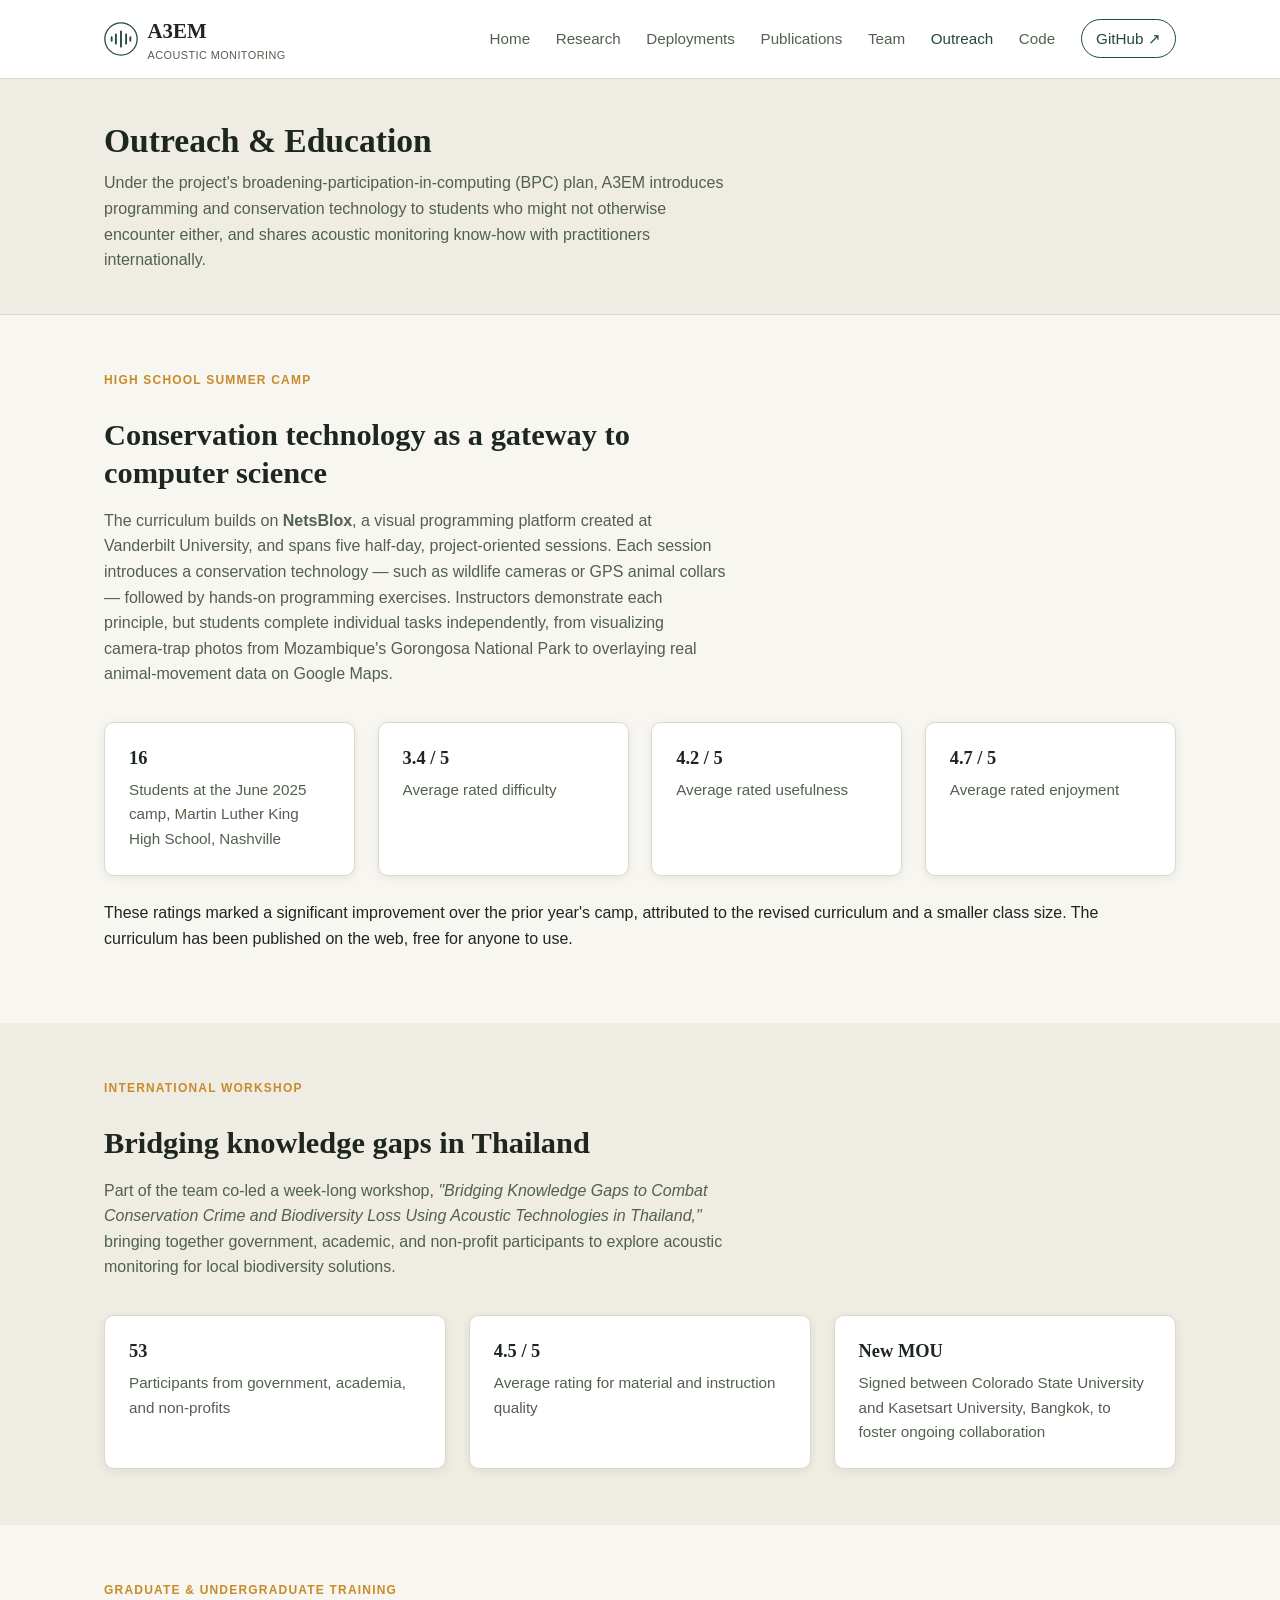
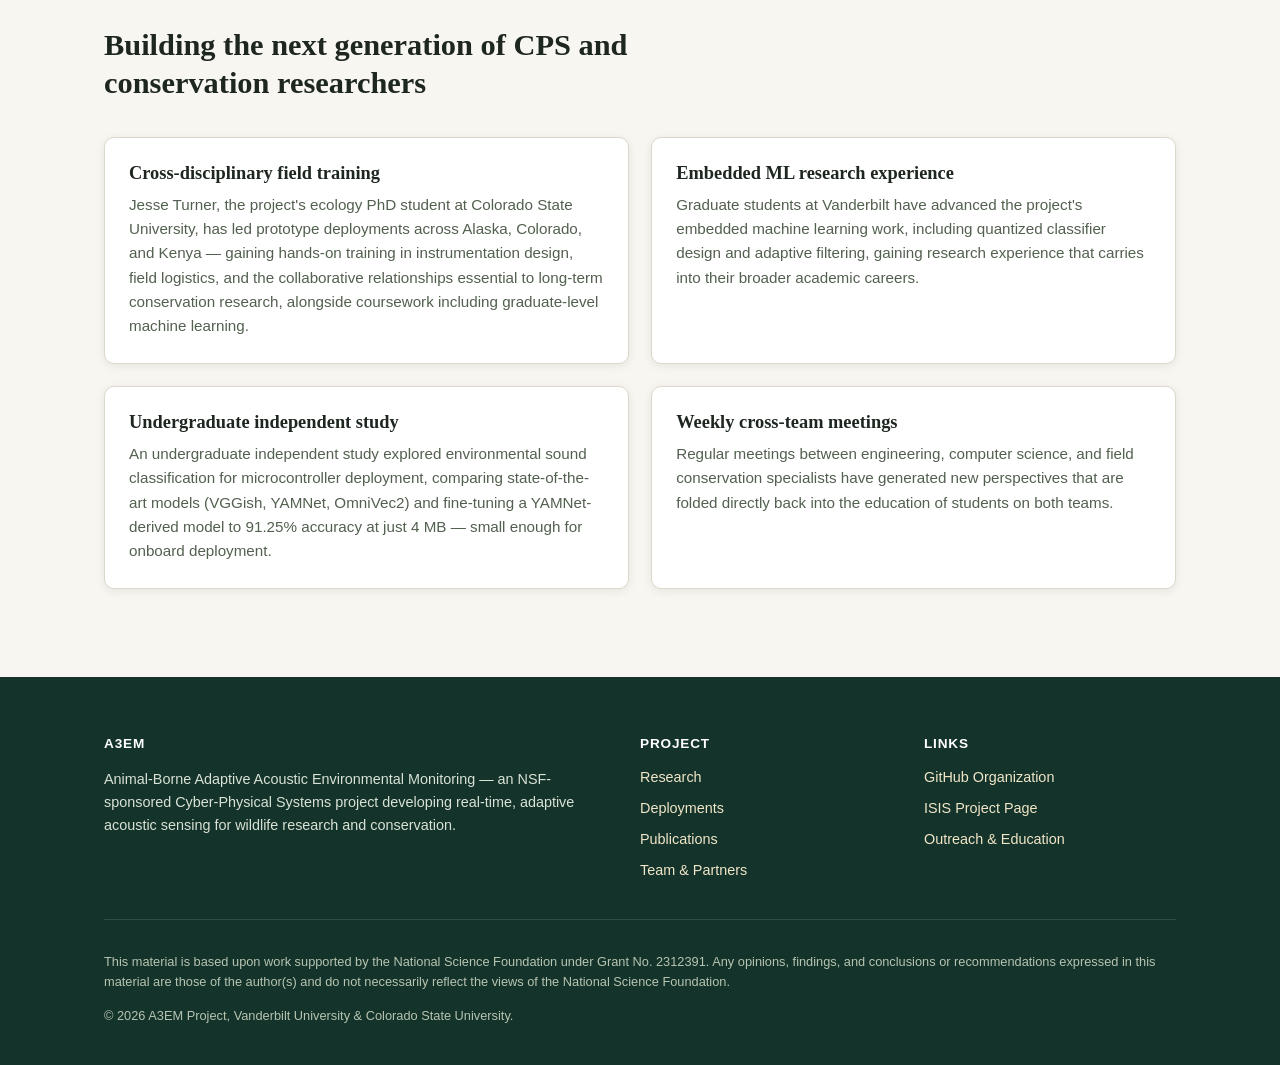
<file: education.html>
<!DOCTYPE html>
<html lang="en">
<head>
<meta charset="UTF-8">
<meta name="viewport" content="width=device-width, initial-scale=1.0">
<title>Outreach &amp; Education — A3EM</title>
<meta name="description" content="Broadening participation in computing through the A3EM high school summer camp curriculum and international acoustic monitoring workshops.">
<link rel="icon" type="image/svg+xml" href="assets/img/favicon.svg">
<link rel="stylesheet" href="assets/css/style.css">
</head>
<body>

<header class="site-header">
  <div class="nav-wrap">
    <a href="index.html" class="brand">
      <svg class="brand-mark" viewBox="0 0 40 40" fill="none" xmlns="http://www.w3.org/2000/svg">
        <circle cx="20" cy="20" r="19" stroke="currentColor" stroke-width="1.5"/>
        <path d="M20 11v18M14 14.5v11M26 14.5v11M9 18v4M31 18v4" stroke="currentColor" stroke-width="2.2" stroke-linecap="round"/>
      </svg>
      <span>A3EM<span class="brand-sub">Acoustic Monitoring</span></span>
    </a>
    <button class="nav-toggle" aria-label="Toggle navigation" aria-expanded="false">
      <span></span><span></span><span></span>
    </button>
    <nav class="main-nav">
      <a href="index.html">Home</a>
      <a href="research.html">Research</a>
      <a href="deployments.html">Deployments</a>
      <a href="publications.html">Publications</a>
      <a href="team.html">Team</a>
      <a href="education.html" class="active">Outreach</a>
      <a href="code.html">Code</a>
      <a class="external" href="https://github.com/vu-a3em" target="_blank" rel="noopener">GitHub ↗</a>
    </nav>
  </div>
</header>

<div class="page-header">
  <div class="container">
    <h1>Outreach &amp; Education</h1>
    <p>Under the project's broadening-participation-in-computing (BPC) plan, A3EM introduces programming and conservation technology to students who might not otherwise encounter either, and shares acoustic monitoring know-how with practitioners internationally.</p>
  </div>
</div>

<section>
  <div class="container">
    <div class="section-head">
      <div class="kicker">High School Summer Camp</div>
      <h2>Conservation technology as a gateway to computer science</h2>
      <p>The curriculum builds on <strong>NetsBlox</strong>, a visual programming platform created at Vanderbilt University, and spans five half-day, project-oriented sessions. Each session introduces a conservation technology — such as wildlife cameras or GPS animal collars — followed by hands-on programming exercises. Instructors demonstrate each principle, but students complete individual tasks independently, from visualizing camera-trap photos from Mozambique's Gorongosa National Park to overlaying real animal-movement data on Google Maps.</p>
    </div>
    <div class="grid grid-4">
      <div class="card"><h3>16</h3><p>Students at the June 2025 camp, Martin Luther King High School, Nashville</p></div>
      <div class="card"><h3>3.4 / 5</h3><p>Average rated difficulty</p></div>
      <div class="card"><h3>4.2 / 5</h3><p>Average rated usefulness</p></div>
      <div class="card"><h3>4.7 / 5</h3><p>Average rated enjoyment</p></div>
    </div>
    <p style="margin-top:1.5rem;">These ratings marked a significant improvement over the prior year's camp, attributed to the revised curriculum and a smaller class size. The curriculum has been published on the web, free for anyone to use.</p>
  </div>
</section>

<section class="alt">
  <div class="container">
    <div class="section-head">
      <div class="kicker">International Workshop</div>
      <h2>Bridging knowledge gaps in Thailand</h2>
      <p>Part of the team co-led a week-long workshop, <em>"Bridging Knowledge Gaps to Combat Conservation Crime and Biodiversity Loss Using Acoustic Technologies in Thailand,"</em> bringing together government, academic, and non-profit participants to explore acoustic monitoring for local biodiversity solutions.</p>
    </div>
    <div class="grid grid-3">
      <div class="card"><h3>53</h3><p>Participants from government, academia, and non-profits</p></div>
      <div class="card"><h3>4.5 / 5</h3><p>Average rating for material and instruction quality</p></div>
      <div class="card"><h3>New MOU</h3><p>Signed between Colorado State University and Kasetsart University, Bangkok, to foster ongoing collaboration</p></div>
    </div>
  </div>
</section>

<section>
  <div class="container">
    <div class="section-head">
      <div class="kicker">Graduate &amp; Undergraduate Training</div>
      <h2>Building the next generation of CPS and conservation researchers</h2>
    </div>
    <div class="grid grid-2">
      <div class="card">
        <h3>Cross-disciplinary field training</h3>
        <p>Jesse Turner, the project's ecology PhD student at Colorado State University, has led prototype deployments across Alaska, Colorado, and Kenya — gaining hands-on training in instrumentation design, field logistics, and the collaborative relationships essential to long-term conservation research, alongside coursework including graduate-level machine learning.</p>
      </div>
      <div class="card">
        <h3>Embedded ML research experience</h3>
        <p>Graduate students at Vanderbilt have advanced the project's embedded machine learning work, including quantized classifier design and adaptive filtering, gaining research experience that carries into their broader academic careers.</p>
      </div>
      <div class="card">
        <h3>Undergraduate independent study</h3>
        <p>An undergraduate independent study explored environmental sound classification for microcontroller deployment, comparing state-of-the-art models (VGGish, YAMNet, OmniVec2) and fine-tuning a YAMNet-derived model to 91.25% accuracy at just 4 MB — small enough for onboard deployment.</p>
      </div>
      <div class="card">
        <h3>Weekly cross-team meetings</h3>
        <p>Regular meetings between engineering, computer science, and field conservation specialists have generated new perspectives that are folded directly back into the education of students on both teams.</p>
      </div>
    </div>
  </div>
</section>

<footer class="site-footer">
  <div class="container">
    <div class="footer-grid">
      <div>
        <h4>A3EM</h4>
        <p>Animal-Borne Adaptive Acoustic Environmental Monitoring — an NSF-sponsored Cyber-Physical Systems project developing real-time, adaptive acoustic sensing for wildlife research and conservation.</p>
      </div>
      <div>
        <h4>Project</h4>
        <ul>
          <li><a href="research.html">Research</a></li>
          <li><a href="deployments.html">Deployments</a></li>
          <li><a href="publications.html">Publications</a></li>
          <li><a href="team.html">Team &amp; Partners</a></li>
        </ul>
      </div>
      <div>
        <h4>Links</h4>
        <ul>
          <li><a href="https://github.com/vu-a3em" target="_blank" rel="noopener">GitHub Organization</a></li>
          <li><a href="https://www.isis.vanderbilt.edu/projects/a3em-animal-borne-adaptive-acoustic-environmental-monitoring" target="_blank" rel="noopener">ISIS Project Page</a></li>
          <li><a href="education.html">Outreach &amp; Education</a></li>
        </ul>
      </div>
    </div>
    <div class="footer-bottom">
      <p>This material is based upon work supported by the National Science Foundation under Grant No. 2312391. Any opinions, findings, and conclusions or recommendations expressed in this material are those of the author(s) and do not necessarily reflect the views of the National Science Foundation.</p>
      <p>&copy; <span id="year"></span> A3EM Project, Vanderbilt University &amp; Colorado State University.</p>
    </div>
  </div>
</footer>
<script src="assets/js/main.js"></script>
<script>document.getElementById('year').textContent = new Date().getFullYear();</script>
</body>
</html>
</file>
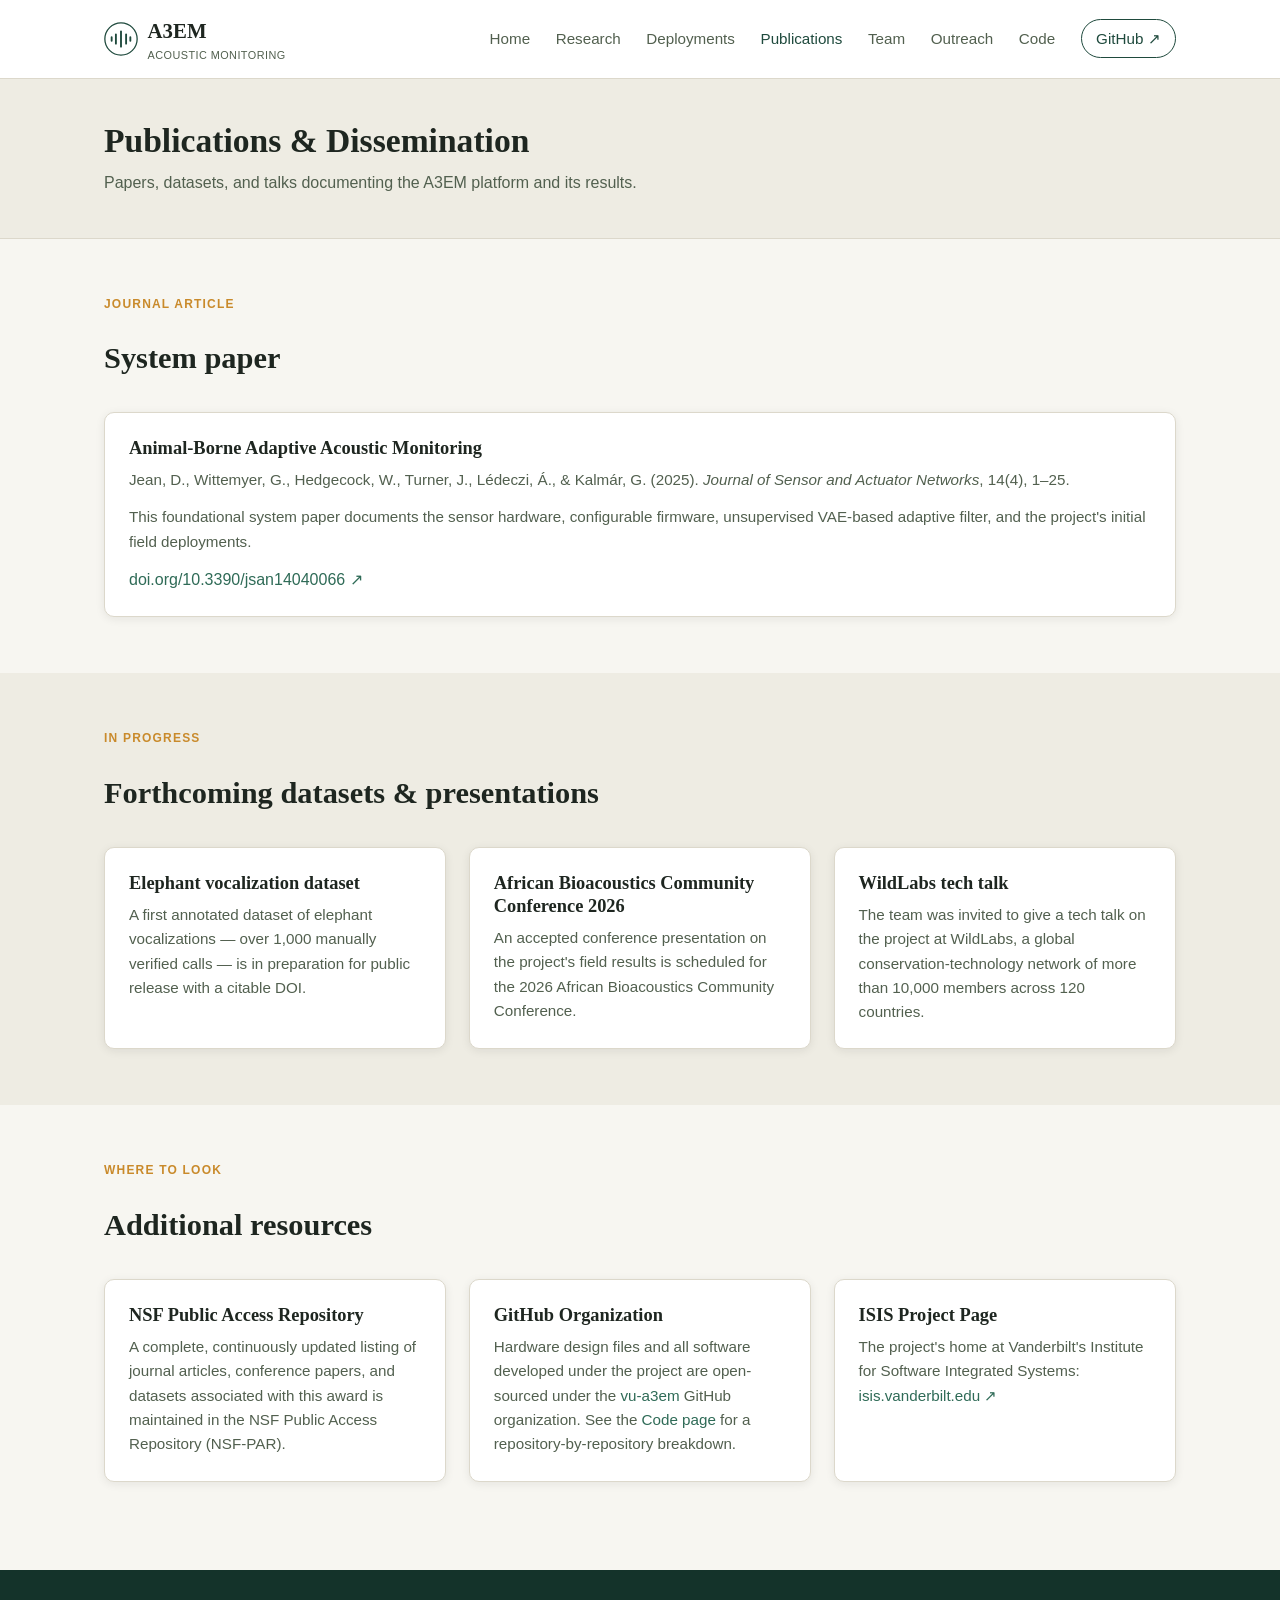
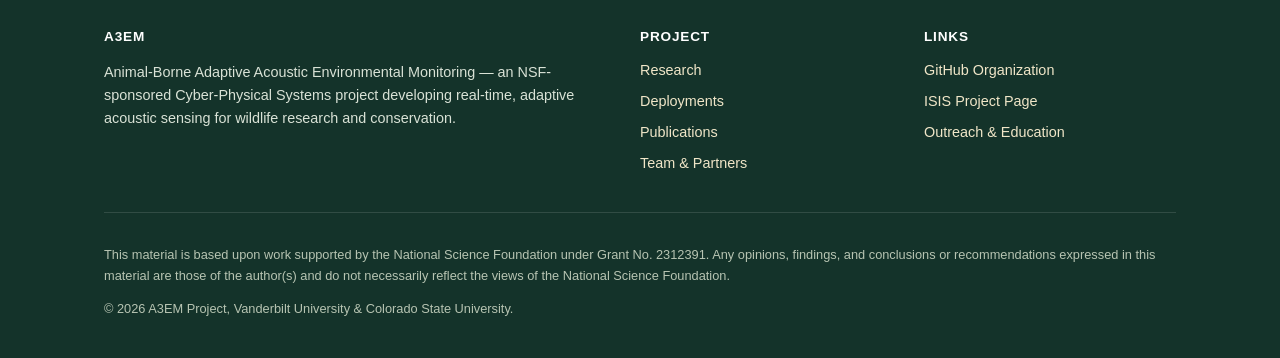
<file: publications.html>
<!DOCTYPE html>
<html lang="en">
<head>
<meta charset="UTF-8">
<meta name="viewport" content="width=device-width, initial-scale=1.0">
<title>Publications — A3EM</title>
<meta name="description" content="Journal articles, datasets, and conference presentations from the A3EM animal-borne adaptive acoustic monitoring project.">
<link rel="icon" type="image/svg+xml" href="assets/img/favicon.svg">
<link rel="stylesheet" href="assets/css/style.css">
</head>
<body>

<header class="site-header">
  <div class="nav-wrap">
    <a href="index.html" class="brand">
      <svg class="brand-mark" viewBox="0 0 40 40" fill="none" xmlns="http://www.w3.org/2000/svg">
        <circle cx="20" cy="20" r="19" stroke="currentColor" stroke-width="1.5"/>
        <path d="M20 11v18M14 14.5v11M26 14.5v11M9 18v4M31 18v4" stroke="currentColor" stroke-width="2.2" stroke-linecap="round"/>
      </svg>
      <span>A3EM<span class="brand-sub">Acoustic Monitoring</span></span>
    </a>
    <button class="nav-toggle" aria-label="Toggle navigation" aria-expanded="false">
      <span></span><span></span><span></span>
    </button>
    <nav class="main-nav">
      <a href="index.html">Home</a>
      <a href="research.html">Research</a>
      <a href="deployments.html">Deployments</a>
      <a href="publications.html" class="active">Publications</a>
      <a href="team.html">Team</a>
      <a href="education.html">Outreach</a>
      <a href="code.html">Code</a>
      <a class="external" href="https://github.com/vu-a3em" target="_blank" rel="noopener">GitHub ↗</a>
    </nav>
  </div>
</header>

<div class="page-header">
  <div class="container">
    <h1>Publications &amp; Dissemination</h1>
    <p>Papers, datasets, and talks documenting the A3EM platform and its results.</p>
  </div>
</div>

<section>
  <div class="container">
    <div class="section-head">
      <div class="kicker">Journal Article</div>
      <h2>System paper</h2>
    </div>
    <div class="card">
      <h3>Animal-Borne Adaptive Acoustic Monitoring</h3>
      <p style="margin-bottom:0.8rem;">Jean, D., Wittemyer, G., Hedgecock, W., Turner, J., Lédeczi, Á., &amp; Kalmár, G. (2025). <em>Journal of Sensor and Actuator Networks</em>, 14(4), 1&ndash;25.</p>
      <p style="margin-bottom:0.8rem;">This foundational system paper documents the sensor hardware, configurable firmware, unsupervised VAE-based adaptive filter, and the project's initial field deployments.</p>
      <a href="https://doi.org/10.3390/jsan14040066" target="_blank" rel="noopener">doi.org/10.3390/jsan14040066 ↗</a>
    </div>
  </div>
</section>

<section class="alt">
  <div class="container">
    <div class="section-head">
      <div class="kicker">In Progress</div>
      <h2>Forthcoming datasets &amp; presentations</h2>
    </div>
    <div class="grid grid-3">
      <div class="card">
        <h3>Elephant vocalization dataset</h3>
        <p>A first annotated dataset of elephant vocalizations — over 1,000 manually verified calls — is in preparation for public release with a citable DOI.</p>
      </div>
      <div class="card">
        <h3>African Bioacoustics Community Conference 2026</h3>
        <p>An accepted conference presentation on the project's field results is scheduled for the 2026 African Bioacoustics Community Conference.</p>
      </div>
      <div class="card">
        <h3>WildLabs tech talk</h3>
        <p>The team was invited to give a tech talk on the project at WildLabs, a global conservation-technology network of more than 10,000 members across 120 countries.</p>
      </div>
    </div>
  </div>
</section>

<section>
  <div class="container">
    <div class="section-head">
      <div class="kicker">Where to Look</div>
      <h2>Additional resources</h2>
    </div>
    <div class="grid grid-3">
      <div class="card">
        <h3>NSF Public Access Repository</h3>
        <p>A complete, continuously updated listing of journal articles, conference papers, and datasets associated with this award is maintained in the NSF Public Access Repository (NSF-PAR).</p>
      </div>
      <div class="card">
        <h3>GitHub Organization</h3>
        <p>Hardware design files and all software developed under the project are open-sourced under the <a href="https://github.com/vu-a3em" target="_blank" rel="noopener">vu-a3em</a> GitHub organization. See the <a href="code.html">Code page</a> for a repository-by-repository breakdown.</p>
      </div>
      <div class="card">
        <h3>ISIS Project Page</h3>
        <p>The project's home at Vanderbilt's Institute for Software Integrated Systems: <a href="https://www.isis.vanderbilt.edu/projects/a3em-animal-borne-adaptive-acoustic-environmental-monitoring" target="_blank" rel="noopener">isis.vanderbilt.edu ↗</a></p>
      </div>
    </div>
  </div>
</section>

<footer class="site-footer">
  <div class="container">
    <div class="footer-grid">
      <div>
        <h4>A3EM</h4>
        <p>Animal-Borne Adaptive Acoustic Environmental Monitoring — an NSF-sponsored Cyber-Physical Systems project developing real-time, adaptive acoustic sensing for wildlife research and conservation.</p>
      </div>
      <div>
        <h4>Project</h4>
        <ul>
          <li><a href="research.html">Research</a></li>
          <li><a href="deployments.html">Deployments</a></li>
          <li><a href="publications.html">Publications</a></li>
          <li><a href="team.html">Team &amp; Partners</a></li>
        </ul>
      </div>
      <div>
        <h4>Links</h4>
        <ul>
          <li><a href="https://github.com/vu-a3em" target="_blank" rel="noopener">GitHub Organization</a></li>
          <li><a href="https://www.isis.vanderbilt.edu/projects/a3em-animal-borne-adaptive-acoustic-environmental-monitoring" target="_blank" rel="noopener">ISIS Project Page</a></li>
          <li><a href="education.html">Outreach &amp; Education</a></li>
        </ul>
      </div>
    </div>
    <div class="footer-bottom">
      <p>This material is based upon work supported by the National Science Foundation under Grant No. 2312391. Any opinions, findings, and conclusions or recommendations expressed in this material are those of the author(s) and do not necessarily reflect the views of the National Science Foundation.</p>
      <p>&copy; <span id="year"></span> A3EM Project, Vanderbilt University &amp; Colorado State University.</p>
    </div>
  </div>
</footer>
<script src="assets/js/main.js"></script>
<script>document.getElementById('year').textContent = new Date().getFullYear();</script>
</body>
</html>
</file>
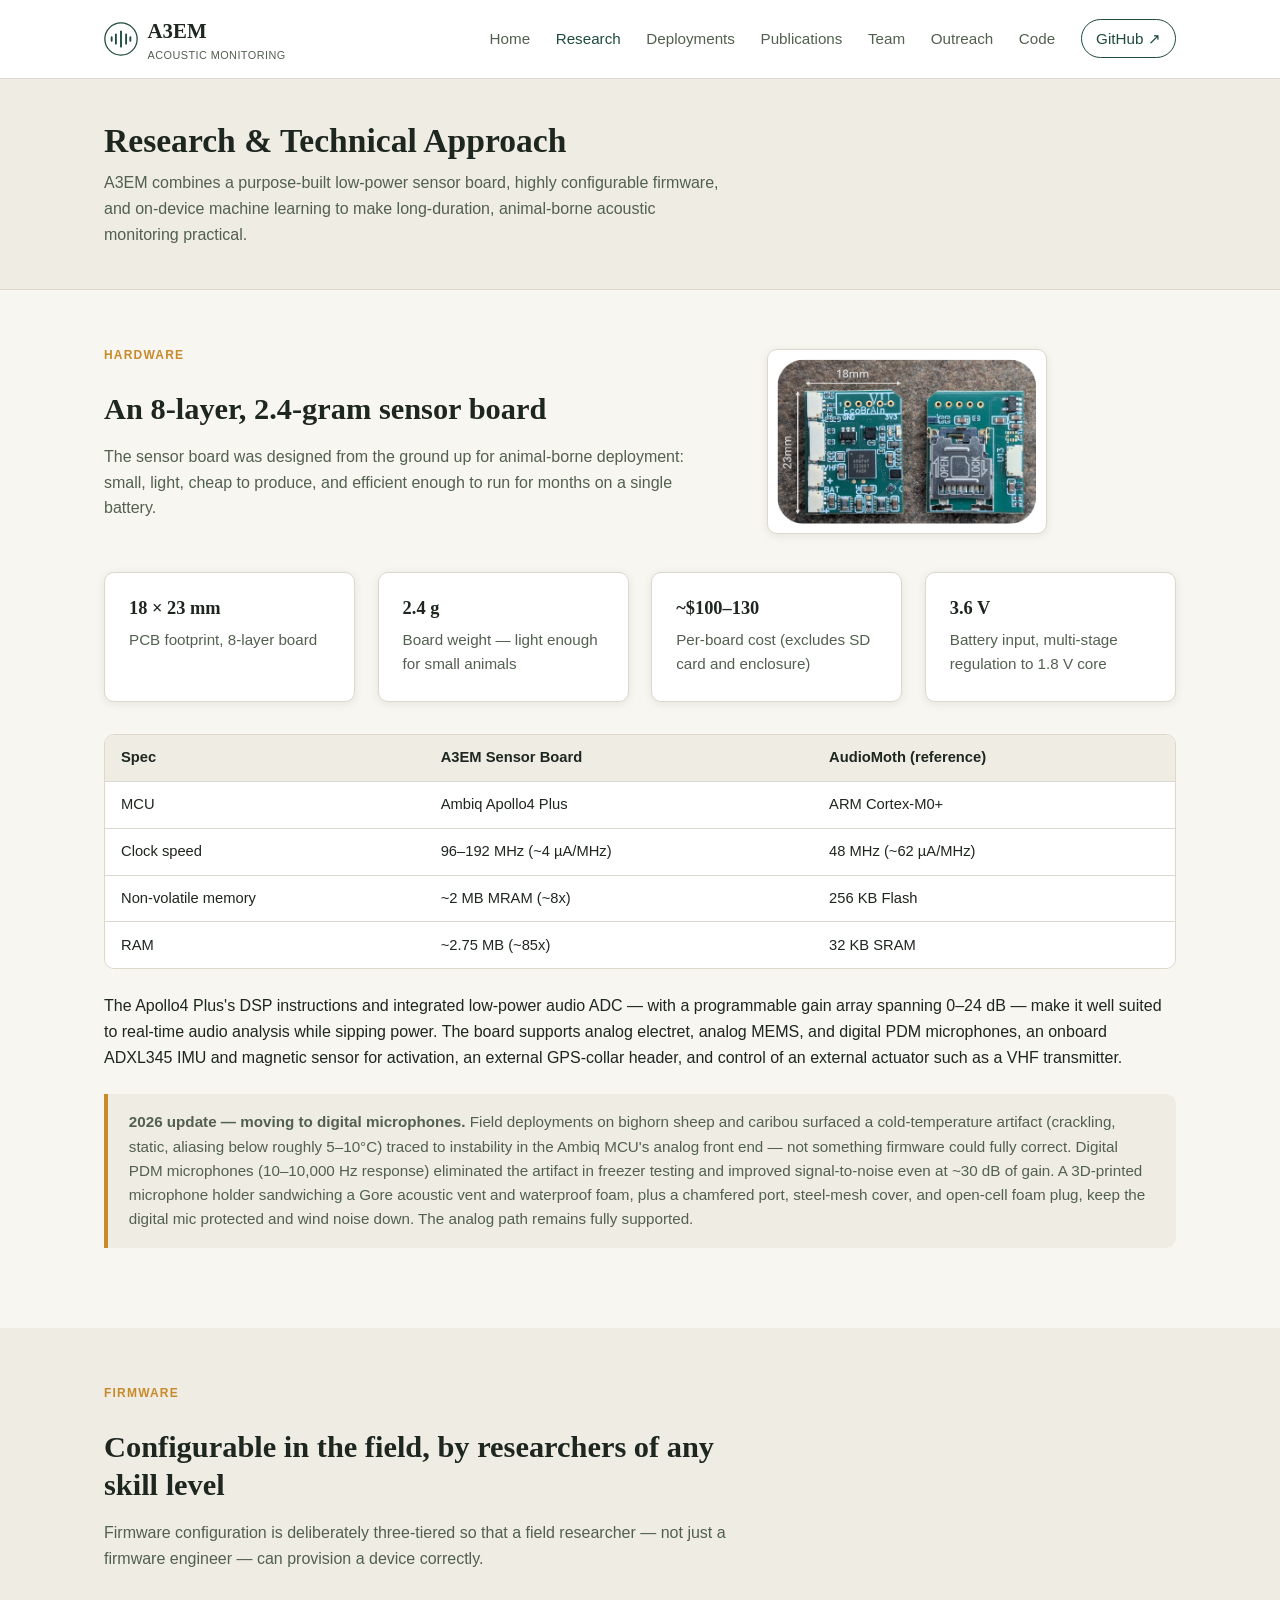
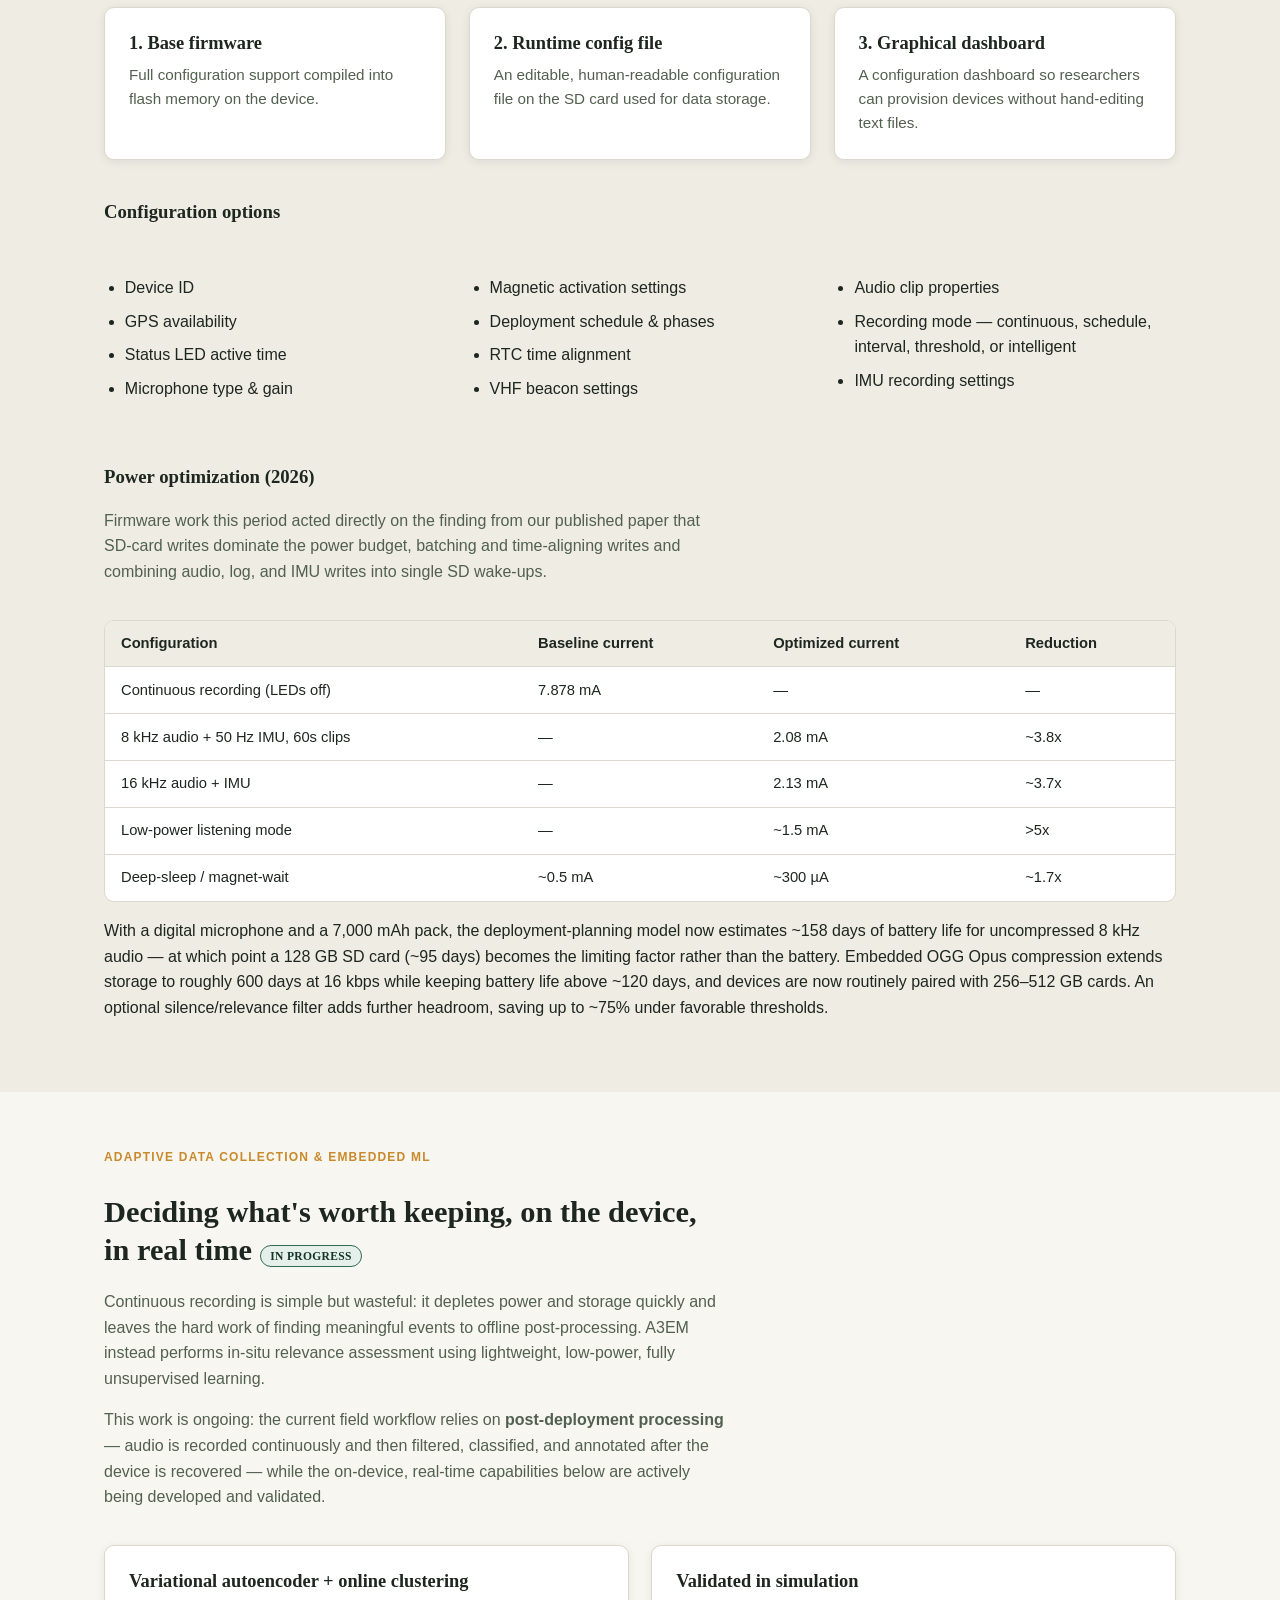
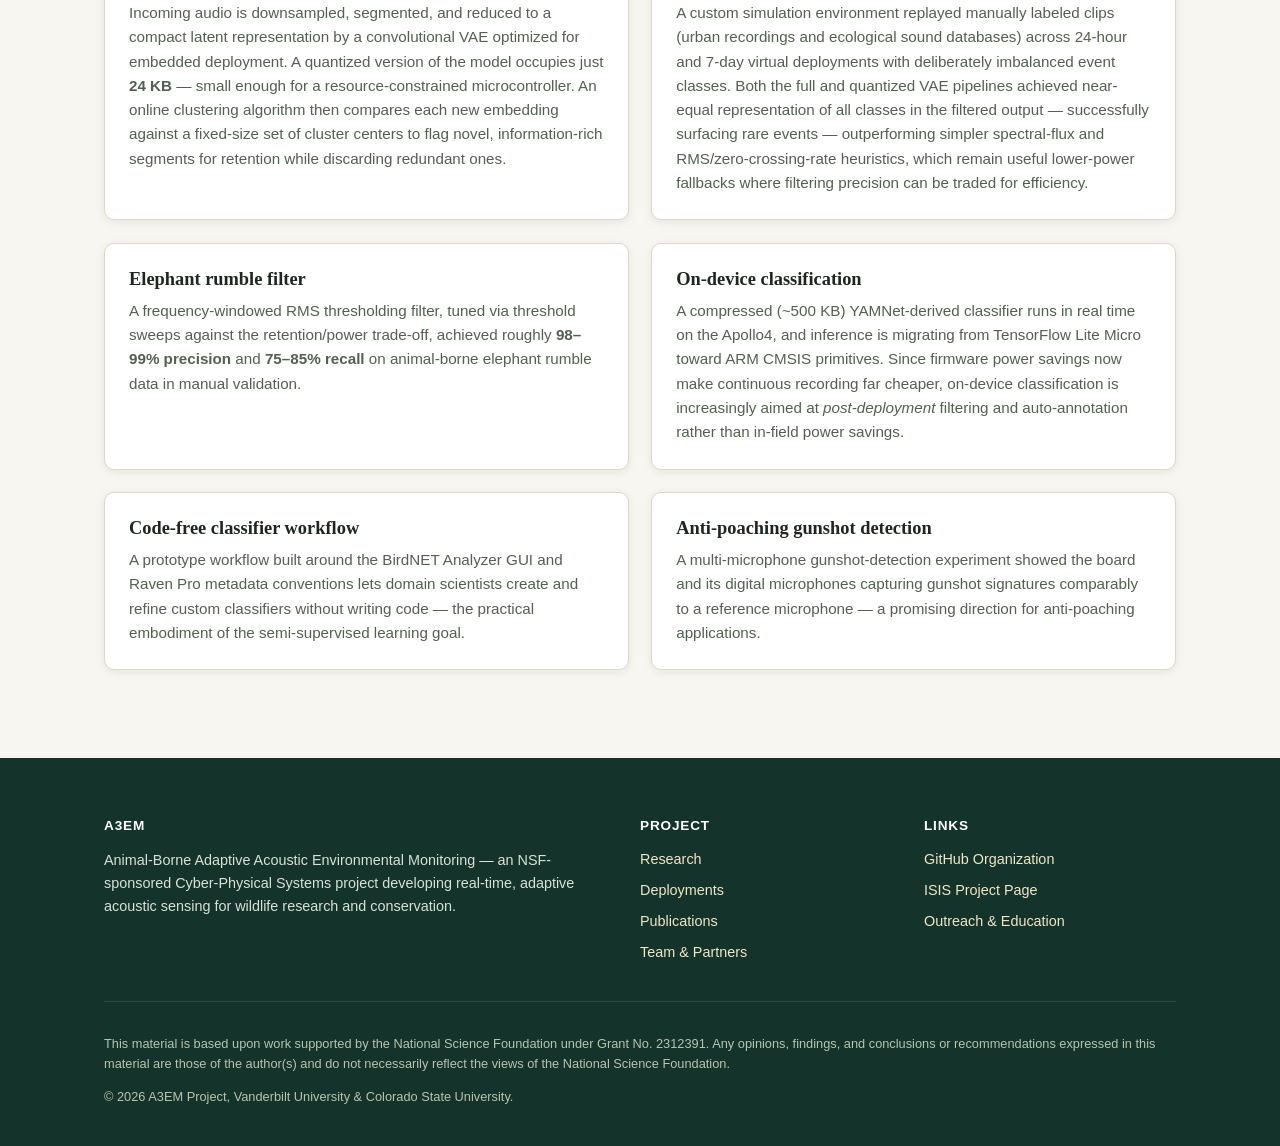
<file: research.html>
<!DOCTYPE html>
<html lang="en">
<head>
<meta charset="UTF-8">
<meta name="viewport" content="width=device-width, initial-scale=1.0">
<title>Research — A3EM</title>
<meta name="description" content="Hardware, firmware, and embedded machine learning behind the A3EM animal-borne adaptive acoustic monitoring platform.">
<link rel="icon" type="image/svg+xml" href="assets/img/favicon.svg">
<link rel="stylesheet" href="assets/css/style.css">
</head>
<body>

<header class="site-header">
  <div class="nav-wrap">
    <a href="index.html" class="brand">
      <svg class="brand-mark" viewBox="0 0 40 40" fill="none" xmlns="http://www.w3.org/2000/svg">
        <circle cx="20" cy="20" r="19" stroke="currentColor" stroke-width="1.5"/>
        <path d="M20 11v18M14 14.5v11M26 14.5v11M9 18v4M31 18v4" stroke="currentColor" stroke-width="2.2" stroke-linecap="round"/>
      </svg>
      <span>A3EM<span class="brand-sub">Acoustic Monitoring</span></span>
    </a>
    <button class="nav-toggle" aria-label="Toggle navigation" aria-expanded="false">
      <span></span><span></span><span></span>
    </button>
    <nav class="main-nav">
      <a href="index.html">Home</a>
      <a href="research.html" class="active">Research</a>
      <a href="deployments.html">Deployments</a>
      <a href="publications.html">Publications</a>
      <a href="team.html">Team</a>
      <a href="education.html">Outreach</a>
      <a href="code.html">Code</a>
      <a class="external" href="https://github.com/vu-a3em" target="_blank" rel="noopener">GitHub ↗</a>
    </nav>
  </div>
</header>

<div class="page-header">
  <div class="container">
    <h1>Research &amp; Technical Approach</h1>
    <p>A3EM combines a purpose-built low-power sensor board, highly configurable firmware, and on-device machine learning to make long-duration, animal-borne acoustic monitoring practical.</p>
  </div>
</div>

<section>
  <div class="container">
    <div class="media-split" style="margin-bottom:2.2rem;">
      <div class="section-head">
        <div class="kicker">Hardware</div>
        <h2>An 8-layer, 2.4-gram sensor board</h2>
        <p>The sensor board was designed from the ground up for animal-borne deployment: small, light, cheap to produce, and efficient enough to run for months on a single battery.</p>
      </div>
      <figure class="figure">
        <img src="assets/img/sensor-board.png" alt="The A3EM animal-borne acoustic sensor board hardware" loading="lazy">
      </figure>
    </div>
    <div class="grid grid-4">
      <div class="card"><h3>18 × 23 mm</h3><p>PCB footprint, 8-layer board</p></div>
      <div class="card"><h3>2.4 g</h3><p>Board weight — light enough for small animals</p></div>
      <div class="card"><h3>~$100&ndash;130</h3><p>Per-board cost (excludes SD card and enclosure)</p></div>
      <div class="card"><h3>3.6 V</h3><p>Battery input, multi-stage regulation to 1.8 V core</p></div>
    </div>

    <div class="table-wrap" style="margin-top:2rem;">
      <table>
        <thead><tr><th>Spec</th><th>A3EM Sensor Board</th><th>AudioMoth (reference)</th></tr></thead>
        <tbody>
          <tr><td>MCU</td><td>Ambiq Apollo4 Plus</td><td>ARM Cortex-M0+</td></tr>
          <tr><td>Clock speed</td><td>96&ndash;192 MHz (~4 µA/MHz)</td><td>48 MHz (~62 µA/MHz)</td></tr>
          <tr><td>Non-volatile memory</td><td>~2 MB MRAM (~8x)</td><td>256 KB Flash</td></tr>
          <tr><td>RAM</td><td>~2.75 MB (~85x)</td><td>32 KB SRAM</td></tr>
        </tbody>
      </table>
    </div>

    <p style="margin-top:1.5rem;">The Apollo4 Plus's DSP instructions and integrated low-power audio ADC — with a programmable gain array spanning 0&ndash;24 dB — make it well suited to real-time audio analysis while sipping power. The board supports analog electret, analog MEMS, and digital PDM microphones, an onboard ADXL345 IMU and magnetic sensor for activation, an external GPS-collar header, and control of an external actuator such as a VHF transmitter.</p>

    <div class="callout">
      <strong>2026 update — moving to digital microphones.</strong> Field deployments on bighorn sheep and caribou surfaced a cold-temperature artifact (crackling, static, aliasing below roughly 5&ndash;10°C) traced to instability in the Ambiq MCU's analog front end — not something firmware could fully correct. Digital PDM microphones (10&ndash;10,000 Hz response) eliminated the artifact in freezer testing and improved signal-to-noise even at ~30 dB of gain. A 3D-printed microphone holder sandwiching a Gore acoustic vent and waterproof foam, plus a chamfered port, steel-mesh cover, and open-cell foam plug, keep the digital mic protected and wind noise down. The analog path remains fully supported.
    </div>
  </div>
</section>

<section class="alt">
  <div class="container">
    <div class="section-head">
      <div class="kicker">Firmware</div>
      <h2>Configurable in the field, by researchers of any skill level</h2>
      <p>Firmware configuration is deliberately three-tiered so that a field researcher — not just a firmware engineer — can provision a device correctly.</p>
    </div>
    <div class="grid grid-3">
      <div class="card"><h3>1. Base firmware</h3><p>Full configuration support compiled into flash memory on the device.</p></div>
      <div class="card"><h3>2. Runtime config file</h3><p>An editable, human-readable configuration file on the SD card used for data storage.</p></div>
      <div class="card"><h3>3. Graphical dashboard</h3><p>A configuration dashboard so researchers can provision devices without hand-editing text files.</p></div>
    </div>

    <div class="section-head" style="margin-top:2.5rem;">
      <h3 style="font-family:var(--font-serif);">Configuration options</h3>
    </div>
    <div class="grid grid-3">
      <ul class="plain">
        <li>Device ID</li>
        <li>GPS availability</li>
        <li>Status LED active time</li>
        <li>Microphone type &amp; gain</li>
      </ul>
      <ul class="plain">
        <li>Magnetic activation settings</li>
        <li>Deployment schedule &amp; phases</li>
        <li>RTC time alignment</li>
        <li>VHF beacon settings</li>
      </ul>
      <ul class="plain">
        <li>Audio clip properties</li>
        <li>Recording mode — continuous, schedule, interval, threshold, or intelligent</li>
        <li>IMU recording settings</li>
      </ul>
    </div>

    <div class="section-head" style="margin-top:2.5rem;">
      <h3 style="font-family:var(--font-serif);">Power optimization (2026)</h3>
      <p>Firmware work this period acted directly on the finding from our published paper that SD-card writes dominate the power budget, batching and time-aligning writes and combining audio, log, and IMU writes into single SD wake-ups.</p>
    </div>
    <div class="table-wrap">
      <table>
        <thead><tr><th>Configuration</th><th>Baseline current</th><th>Optimized current</th><th>Reduction</th></tr></thead>
        <tbody>
          <tr><td>Continuous recording (LEDs off)</td><td>7.878 mA</td><td>&mdash;</td><td>&mdash;</td></tr>
          <tr><td>8 kHz audio + 50 Hz IMU, 60s clips</td><td>&mdash;</td><td>2.08 mA</td><td>~3.8x</td></tr>
          <tr><td>16 kHz audio + IMU</td><td>&mdash;</td><td>2.13 mA</td><td>~3.7x</td></tr>
          <tr><td>Low-power listening mode</td><td>&mdash;</td><td>~1.5 mA</td><td>&gt;5x</td></tr>
          <tr><td>Deep-sleep / magnet-wait</td><td>~0.5 mA</td><td>~300 µA</td><td>~1.7x</td></tr>
        </tbody>
      </table>
    </div>
    <p style="margin-top:1rem;">With a digital microphone and a 7,000 mAh pack, the deployment-planning model now estimates ~158 days of battery life for uncompressed 8 kHz audio — at which point a 128 GB SD card (~95 days) becomes the limiting factor rather than the battery. Embedded OGG Opus compression extends storage to roughly 600 days at 16 kbps while keeping battery life above ~120 days, and devices are now routinely paired with 256&ndash;512 GB cards. An optional silence/relevance filter adds further headroom, saving up to ~75% under favorable thresholds.</p>
  </div>
</section>

<section>
  <div class="container">
    <div class="section-head">
      <div class="kicker">Adaptive Data Collection &amp; Embedded ML</div>
      <h2>Deciding what's worth keeping, on the device, in real time <span class="tag status-active">In Progress</span></h2>
      <p>Continuous recording is simple but wasteful: it depletes power and storage quickly and leaves the hard work of finding meaningful events to offline post-processing. A3EM instead performs in-situ relevance assessment using lightweight, low-power, fully unsupervised learning.</p>
      <p>This work is ongoing: the current field workflow relies on <strong>post-deployment processing</strong> — audio is recorded continuously and then filtered, classified, and annotated after the device is recovered — while the on-device, real-time capabilities below are actively being developed and validated.</p>
    </div>

    <div class="grid grid-2">
      <div class="card">
        <h3>Variational autoencoder + online clustering</h3>
        <p>Incoming audio is downsampled, segmented, and reduced to a compact latent representation by a convolutional VAE optimized for embedded deployment. A quantized version of the model occupies just <strong>24 KB</strong> — small enough for a resource-constrained microcontroller. An online clustering algorithm then compares each new embedding against a fixed-size set of cluster centers to flag novel, information-rich segments for retention while discarding redundant ones.</p>
      </div>
      <div class="card">
        <h3>Validated in simulation</h3>
        <p>A custom simulation environment replayed manually labeled clips (urban recordings and ecological sound databases) across 24-hour and 7-day virtual deployments with deliberately imbalanced event classes. Both the full and quantized VAE pipelines achieved near-equal representation of all classes in the filtered output — successfully surfacing rare events — outperforming simpler spectral-flux and RMS/zero-crossing-rate heuristics, which remain useful lower-power fallbacks where filtering precision can be traded for efficiency.</p>
      </div>
      <div class="card">
        <h3>Elephant rumble filter</h3>
        <p>A frequency-windowed RMS thresholding filter, tuned via threshold sweeps against the retention/power trade-off, achieved roughly <strong>98&ndash;99% precision</strong> and <strong>75&ndash;85% recall</strong> on animal-borne elephant rumble data in manual validation.</p>
      </div>
      <div class="card">
        <h3>On-device classification</h3>
        <p>A compressed (~500 KB) YAMNet-derived classifier runs in real time on the Apollo4, and inference is migrating from TensorFlow Lite Micro toward ARM CMSIS primitives. Since firmware power savings now make continuous recording far cheaper, on-device classification is increasingly aimed at <em>post-deployment</em> filtering and auto-annotation rather than in-field power savings.</p>
      </div>
      <div class="card">
        <h3>Code-free classifier workflow</h3>
        <p>A prototype workflow built around the BirdNET Analyzer GUI and Raven Pro metadata conventions lets domain scientists create and refine custom classifiers without writing code — the practical embodiment of the semi-supervised learning goal.</p>
      </div>
      <div class="card">
        <h3>Anti-poaching gunshot detection</h3>
        <p>A multi-microphone gunshot-detection experiment showed the board and its digital microphones capturing gunshot signatures comparably to a reference microphone — a promising direction for anti-poaching applications.</p>
      </div>
    </div>
  </div>
</section>

<footer class="site-footer">
  <div class="container">
    <div class="footer-grid">
      <div>
        <h4>A3EM</h4>
        <p>Animal-Borne Adaptive Acoustic Environmental Monitoring — an NSF-sponsored Cyber-Physical Systems project developing real-time, adaptive acoustic sensing for wildlife research and conservation.</p>
      </div>
      <div>
        <h4>Project</h4>
        <ul>
          <li><a href="research.html">Research</a></li>
          <li><a href="deployments.html">Deployments</a></li>
          <li><a href="publications.html">Publications</a></li>
          <li><a href="team.html">Team &amp; Partners</a></li>
        </ul>
      </div>
      <div>
        <h4>Links</h4>
        <ul>
          <li><a href="https://github.com/vu-a3em" target="_blank" rel="noopener">GitHub Organization</a></li>
          <li><a href="https://www.isis.vanderbilt.edu/projects/a3em-animal-borne-adaptive-acoustic-environmental-monitoring" target="_blank" rel="noopener">ISIS Project Page</a></li>
          <li><a href="education.html">Outreach &amp; Education</a></li>
        </ul>
      </div>
    </div>
    <div class="footer-bottom">
      <p>This material is based upon work supported by the National Science Foundation under Grant No. 2312391. Any opinions, findings, and conclusions or recommendations expressed in this material are those of the author(s) and do not necessarily reflect the views of the National Science Foundation.</p>
      <p>&copy; <span id="year"></span> A3EM Project, Vanderbilt University &amp; Colorado State University.</p>
    </div>
  </div>
</footer>
<script src="assets/js/main.js"></script>
<script>document.getElementById('year').textContent = new Date().getFullYear();</script>
</body>
</html>
</file>
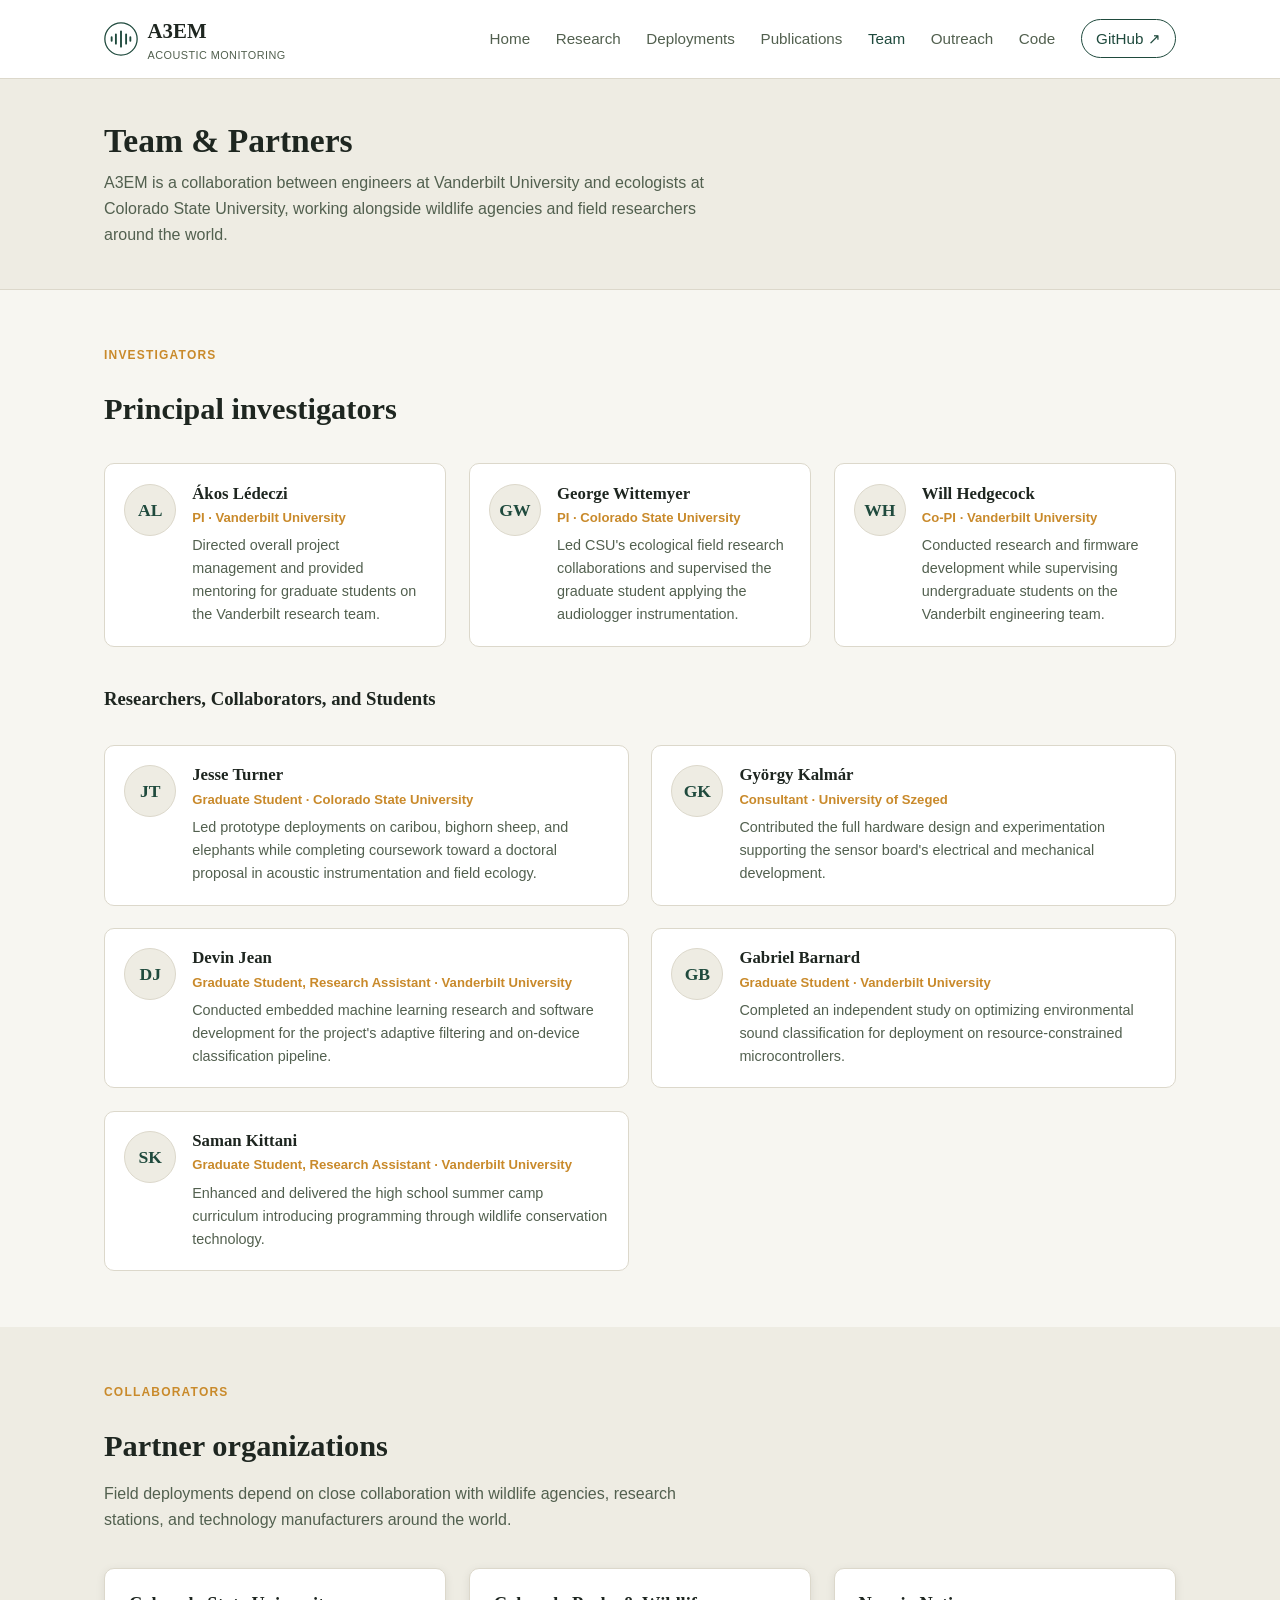
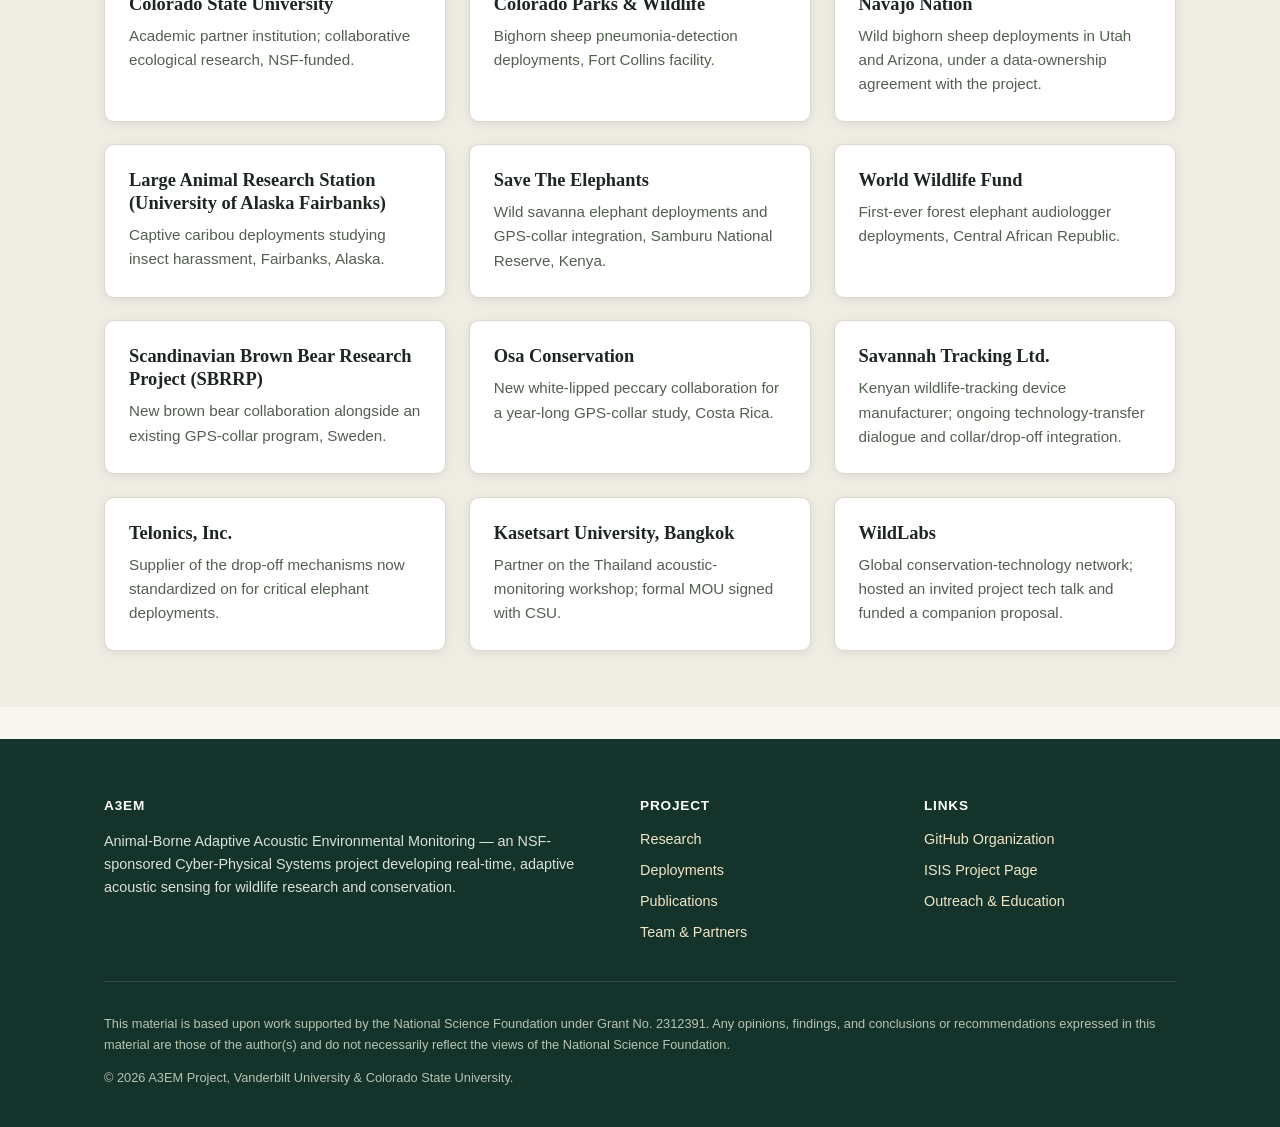
<file: team.html>
<!DOCTYPE html>
<html lang="en">
<head>
<meta charset="UTF-8">
<meta name="viewport" content="width=device-width, initial-scale=1.0">
<title>Team &amp; Partners — A3EM</title>
<meta name="description" content="The people and partner organizations behind the A3EM animal-borne adaptive acoustic monitoring project.">
<link rel="icon" type="image/svg+xml" href="assets/img/favicon.svg">
<link rel="stylesheet" href="assets/css/style.css">
</head>
<body>

<header class="site-header">
  <div class="nav-wrap">
    <a href="index.html" class="brand">
      <svg class="brand-mark" viewBox="0 0 40 40" fill="none" xmlns="http://www.w3.org/2000/svg">
        <circle cx="20" cy="20" r="19" stroke="currentColor" stroke-width="1.5"/>
        <path d="M20 11v18M14 14.5v11M26 14.5v11M9 18v4M31 18v4" stroke="currentColor" stroke-width="2.2" stroke-linecap="round"/>
      </svg>
      <span>A3EM<span class="brand-sub">Acoustic Monitoring</span></span>
    </a>
    <button class="nav-toggle" aria-label="Toggle navigation" aria-expanded="false">
      <span></span><span></span><span></span>
    </button>
    <nav class="main-nav">
      <a href="index.html">Home</a>
      <a href="research.html">Research</a>
      <a href="deployments.html">Deployments</a>
      <a href="publications.html">Publications</a>
      <a href="team.html" class="active">Team</a>
      <a href="education.html">Outreach</a>
      <a href="code.html">Code</a>
      <a class="external" href="https://github.com/vu-a3em" target="_blank" rel="noopener">GitHub ↗</a>
    </nav>
  </div>
</header>

<div class="page-header">
  <div class="container">
    <h1>Team &amp; Partners</h1>
    <p>A3EM is a collaboration between engineers at Vanderbilt University and ecologists at Colorado State University, working alongside wildlife agencies and field researchers around the world.</p>
  </div>
</div>

<section>
  <div class="container">
    <div class="section-head">
      <div class="kicker">Investigators</div>
      <h2>Principal investigators</h2>
    </div>
    <div class="grid grid-3">
      <div class="person">
        <div class="avatar">AL</div>
        <div>
          <h3>Ákos Lédeczi</h3>
          <div class="role">PI &middot; Vanderbilt University</div>
          <p>Directed overall project management and provided mentoring for graduate students on the Vanderbilt research team.</p>
        </div>
      </div>
      <div class="person">
        <div class="avatar">GW</div>
        <div>
          <h3>George Wittemyer</h3>
          <div class="role">PI &middot; Colorado State University</div>
          <p>Led CSU's ecological field research collaborations and supervised the graduate student applying the audiologger instrumentation.</p>
        </div>
      </div>
      <div class="person">
        <div class="avatar">WH</div>
        <div>
          <h3>Will Hedgecock</h3>
          <div class="role">Co-PI &middot; Vanderbilt University</div>
          <p>Conducted research and firmware development while supervising undergraduate students on the Vanderbilt engineering team.</p>
        </div>
      </div>
    </div>

    <div class="section-head" style="margin-top:2.5rem;">
      <h3 style="font-family:var(--font-serif);">Researchers, Collaborators, and Students</h3>
    </div>
    <div class="grid grid-2">
      <div class="person">
        <div class="avatar">JT</div>
        <div>
          <h3>Jesse Turner</h3>
          <div class="role">Graduate Student &middot; Colorado State University</div>
          <p>Led prototype deployments on caribou, bighorn sheep, and elephants while completing coursework toward a doctoral proposal in acoustic instrumentation and field ecology.</p>
        </div>
      </div>
      <div class="person">
        <div class="avatar">GK</div>
        <div>
          <h3>György Kalmár</h3>
          <div class="role">Consultant &middot; University of Szeged</div>
          <p>Contributed the full hardware design and experimentation supporting the sensor board's electrical and mechanical development.</p>
        </div>
      </div>
      <div class="person">
        <div class="avatar">DJ</div>
        <div>
          <h3>Devin Jean</h3>
          <div class="role">Graduate Student, Research Assistant &middot; Vanderbilt University</div>
          <p>Conducted embedded machine learning research and software development for the project's adaptive filtering and on-device classification pipeline.</p>
        </div>
      </div>
      <div class="person">
        <div class="avatar">GB</div>
        <div>
          <h3>Gabriel Barnard</h3>
          <div class="role">Graduate Student &middot; Vanderbilt University</div>
          <p>Completed an independent study on optimizing environmental sound classification for deployment on resource-constrained microcontrollers.</p>
        </div>
      </div>
      <div class="person">
        <div class="avatar">SK</div>
        <div>
          <h3>Saman Kittani</h3>
          <div class="role">Graduate Student, Research Assistant &middot; Vanderbilt University</div>
          <p>Enhanced and delivered the high school summer camp curriculum introducing programming through wildlife conservation technology.</p>
        </div>
      </div>
    </div>
  </div>
</section>

<section class="alt">
  <div class="container">
    <div class="section-head">
      <div class="kicker">Collaborators</div>
      <h2>Partner organizations</h2>
      <p>Field deployments depend on close collaboration with wildlife agencies, research stations, and technology manufacturers around the world.</p>
    </div>
    <div class="grid grid-3">
      <div class="card"><h3>Colorado State University</h3><p>Academic partner institution; collaborative ecological research, NSF-funded.</p></div>
      <div class="card"><h3>Colorado Parks &amp; Wildlife</h3><p>Bighorn sheep pneumonia-detection deployments, Fort Collins facility.</p></div>
      <div class="card"><h3>Navajo Nation</h3><p>Wild bighorn sheep deployments in Utah and Arizona, under a data-ownership agreement with the project.</p></div>
      <div class="card"><h3>Large Animal Research Station (University of Alaska Fairbanks)</h3><p>Captive caribou deployments studying insect harassment, Fairbanks, Alaska.</p></div>
      <div class="card"><h3>Save The Elephants</h3><p>Wild savanna elephant deployments and GPS-collar integration, Samburu National Reserve, Kenya.</p></div>
      <div class="card"><h3>World Wildlife Fund</h3><p>First-ever forest elephant audiologger deployments, Central African Republic.</p></div>
      <div class="card"><h3>Scandinavian Brown Bear Research Project (SBRRP)</h3><p>New brown bear collaboration alongside an existing GPS-collar program, Sweden.</p></div>
      <div class="card"><h3>Osa Conservation</h3><p>New white-lipped peccary collaboration for a year-long GPS-collar study, Costa Rica.</p></div>
      <div class="card"><h3>Savannah Tracking Ltd.</h3><p>Kenyan wildlife-tracking device manufacturer; ongoing technology-transfer dialogue and collar/drop-off integration.</p></div>
      <div class="card"><h3>Telonics, Inc.</h3><p>Supplier of the drop-off mechanisms now standardized on for critical elephant deployments.</p></div>
      <div class="card"><h3>Kasetsart University, Bangkok</h3><p>Partner on the Thailand acoustic-monitoring workshop; formal MOU signed with CSU.</p></div>
      <div class="card"><h3>WildLabs</h3><p>Global conservation-technology network; hosted an invited project tech talk and funded a companion proposal.</p></div>
    </div>
  </div>
</section>

<footer class="site-footer">
  <div class="container">
    <div class="footer-grid">
      <div>
        <h4>A3EM</h4>
        <p>Animal-Borne Adaptive Acoustic Environmental Monitoring — an NSF-sponsored Cyber-Physical Systems project developing real-time, adaptive acoustic sensing for wildlife research and conservation.</p>
      </div>
      <div>
        <h4>Project</h4>
        <ul>
          <li><a href="research.html">Research</a></li>
          <li><a href="deployments.html">Deployments</a></li>
          <li><a href="publications.html">Publications</a></li>
          <li><a href="team.html">Team &amp; Partners</a></li>
        </ul>
      </div>
      <div>
        <h4>Links</h4>
        <ul>
          <li><a href="https://github.com/vu-a3em" target="_blank" rel="noopener">GitHub Organization</a></li>
          <li><a href="https://www.isis.vanderbilt.edu/projects/a3em-animal-borne-adaptive-acoustic-environmental-monitoring" target="_blank" rel="noopener">ISIS Project Page</a></li>
          <li><a href="education.html">Outreach &amp; Education</a></li>
        </ul>
      </div>
    </div>
    <div class="footer-bottom">
      <p>This material is based upon work supported by the National Science Foundation under Grant No. 2312391. Any opinions, findings, and conclusions or recommendations expressed in this material are those of the author(s) and do not necessarily reflect the views of the National Science Foundation.</p>
      <p>&copy; <span id="year"></span> A3EM Project, Vanderbilt University &amp; Colorado State University.</p>
    </div>
  </div>
</footer>
<script src="assets/js/main.js"></script>
<script>document.getElementById('year').textContent = new Date().getFullYear();</script>
</body>
</html>
</file>
<file: assets/css/style.css>
/* A3EM project site — shared styles */

:root {
  --bg: #f7f6f1;
  --bg-alt: #eeece3;
  --surface: #ffffff;
  --text: #1e2620;
  --text-muted: #52604f;
  --primary: #1f4a3d;
  --primary-dark: #14332a;
  --primary-light: #2f6b57;
  --accent: #c98a2b;
  --accent-light: #e2a53a;
  --border: #dcd8cb;
  --shadow: 0 2px 10px rgba(20, 30, 20, 0.08);
  --radius: 10px;
  --max-width: 1120px;
  --font-sans: -apple-system, BlinkMacSystemFont, "Segoe UI", Roboto, Helvetica, Arial, sans-serif;
  --font-serif: Georgia, "Times New Roman", serif;
}

@media (prefers-color-scheme: dark) {
  :root {
    --bg: #121712;
    --bg-alt: #182019;
    --surface: #1a221c;
    --text: #e7ece5;
    --text-muted: #a9b6a4;
    --primary: #4f8c72;
    --primary-dark: #3a6d58;
    --primary-light: #6ba98d;
    --accent: #e2a53a;
    --accent-light: #f0bf63;
    --border: #2a352c;
    --shadow: 0 2px 14px rgba(0, 0, 0, 0.4);
  }
}

* { box-sizing: border-box; }

html { scroll-behavior: smooth; }

body {
  margin: 0;
  font-family: var(--font-sans);
  background: var(--bg);
  color: var(--text);
  line-height: 1.6;
  font-size: 16px;
}

img, svg { max-width: 100%; display: block; }

a { color: var(--primary-light); text-decoration: none; }
a:hover { text-decoration: underline; }

h1, h2, h3, h4 {
  font-family: var(--font-serif);
  color: var(--text);
  line-height: 1.25;
  font-weight: 700;
}

.container {
  max-width: var(--max-width);
  margin: 0 auto;
  padding: 0 1.5rem;
}

/* ---------- Header / Nav ---------- */

.site-header {
  position: sticky;
  top: 0;
  z-index: 50;
  background: var(--surface);
  border-bottom: 1px solid var(--border);
}

.nav-wrap {
  display: flex;
  align-items: center;
  justify-content: space-between;
  max-width: var(--max-width);
  margin: 0 auto;
  padding: 0.85rem 1.5rem;
}

.brand {
  display: flex;
  align-items: center;
  gap: 0.6rem;
  font-family: var(--font-serif);
  font-weight: 700;
  font-size: 1.3rem;
  color: var(--text);
}

.brand:hover { text-decoration: none; }

.brand-mark { width: 34px; height: 34px; flex-shrink: 0; color: var(--primary); }

.brand-sub {
  display: block;
  font-family: var(--font-sans);
  font-weight: 400;
  font-size: 0.68rem;
  letter-spacing: 0.04em;
  color: var(--text-muted);
  text-transform: uppercase;
}

nav.main-nav {
  display: flex;
  align-items: center;
  gap: 1.6rem;
}

nav.main-nav a {
  color: var(--text-muted);
  font-size: 0.95rem;
  font-weight: 500;
  white-space: nowrap;
}

nav.main-nav a:hover,
nav.main-nav a.active {
  color: var(--primary);
  text-decoration: none;
}

nav.main-nav a.external {
  padding: 0.4rem 0.9rem;
  border: 1px solid var(--primary);
  border-radius: 999px;
  color: var(--primary);
}

nav.main-nav a.external:hover {
  background: var(--primary);
  color: #fff;
}

.nav-toggle {
  display: none;
  background: none;
  border: none;
  cursor: pointer;
  padding: 0.4rem;
}

.nav-toggle span {
  display: block;
  width: 24px;
  height: 2px;
  background: var(--text);
  margin: 5px 0;
  transition: transform 0.2s ease, opacity 0.2s ease;
}

@media (max-width: 820px) {
  .nav-toggle { display: block; }
  nav.main-nav {
    position: absolute;
    top: 100%;
    left: 0;
    right: 0;
    background: var(--surface);
    border-bottom: 1px solid var(--border);
    flex-direction: column;
    align-items: flex-start;
    gap: 0;
    padding: 0.5rem 1.5rem 1rem;
    display: none;
  }
  nav.main-nav.open { display: flex; }
  nav.main-nav a { padding: 0.6rem 0; width: 100%; }
  nav.main-nav a.external { margin-top: 0.5rem; text-align: center; }
}

/* ---------- Hero ---------- */

.hero {
  background: linear-gradient(160deg, var(--primary-dark), var(--primary) 70%);
  color: #f4f1e8;
  padding: 4.5rem 0 3.5rem;
}

.hero .container {
  display: grid;
  grid-template-columns: 1.3fr 1fr;
  gap: 2.5rem;
  align-items: center;
}

@media (max-width: 860px) {
  .hero .container { grid-template-columns: 1fr; }
  .hero-art { order: -1; max-width: 220px; margin: 0 auto; }
}

.eyebrow {
  text-transform: uppercase;
  letter-spacing: 0.12em;
  font-size: 0.78rem;
  font-weight: 600;
  color: var(--accent-light);
  margin-bottom: 0.9rem;
}

.hero h1 {
  color: #fff;
  font-size: 2.6rem;
  margin: 0 0 1rem;
}

.hero p.lead {
  font-size: 1.1rem;
  color: #dfe6dc;
  max-width: 56ch;
}

.btn-row { display: flex; flex-wrap: wrap; gap: 0.9rem; margin-top: 1.6rem; }

.btn {
  display: inline-block;
  padding: 0.7rem 1.4rem;
  border-radius: 999px;
  font-weight: 600;
  font-size: 0.95rem;
  border: 1px solid transparent;
}

.btn-primary { background: var(--accent); color: #241505; }
.btn-primary:hover { background: var(--accent-light); text-decoration: none; }

.btn-outline { border-color: rgba(244,241,232,0.5); color: #f4f1e8; }
.btn-outline:hover { border-color: #f4f1e8; text-decoration: none; }

/* ---------- Stat strip ---------- */

.stats {
  background: var(--bg-alt);
  border-bottom: 1px solid var(--border);
}

.stats .container {
  display: grid;
  grid-template-columns: repeat(4, 1fr);
  gap: 1.5rem;
  padding: 2rem 1.5rem;
  text-align: center;
}

@media (max-width: 700px) {
  .stats .container { grid-template-columns: repeat(2, 1fr); }
}

.stat .num {
  font-family: var(--font-serif);
  font-size: 2.1rem;
  font-weight: 700;
  color: var(--primary);
}

.stat .label {
  font-size: 0.82rem;
  color: var(--text-muted);
  text-transform: uppercase;
  letter-spacing: 0.04em;
}

/* ---------- Sections ---------- */

section { padding: 3.5rem 0; }
section.alt { background: var(--bg-alt); }

.section-head { max-width: 70ch; margin-bottom: 2.2rem; }
.section-head h2 { font-size: 1.9rem; margin-bottom: 0.6rem; }
.section-head p { color: var(--text-muted); }

.kicker {
  text-transform: uppercase;
  letter-spacing: 0.1em;
  font-size: 0.75rem;
  font-weight: 700;
  color: var(--accent);
  margin-bottom: 0.5rem;
}

/* Card grid */

.grid { display: grid; gap: 1.4rem; }
.grid-2 { grid-template-columns: repeat(2, 1fr); }
.grid-3 { grid-template-columns: repeat(3, 1fr); }
.grid-4 { grid-template-columns: repeat(4, 1fr); }

@media (max-width: 900px) {
  .grid-3, .grid-4 { grid-template-columns: repeat(2, 1fr); }
}
@media (max-width: 620px) {
  .grid-2, .grid-3, .grid-4 { grid-template-columns: 1fr; }
}

.card {
  background: var(--surface);
  border: 1px solid var(--border);
  border-radius: var(--radius);
  padding: 1.5rem;
  box-shadow: var(--shadow);
}

.card h3 { font-size: 1.15rem; margin: 0 0 0.5rem; }
.card p { color: var(--text-muted); font-size: 0.95rem; margin: 0; }

.card .icon {
  width: 40px; height: 40px;
  margin-bottom: 0.9rem;
  color: var(--primary);
}

/* Goal number badge */
.goal-num {
  display: inline-flex;
  align-items: center;
  justify-content: center;
  width: 30px; height: 30px;
  border-radius: 50%;
  background: var(--primary);
  color: #fff;
  font-family: var(--font-serif);
  font-weight: 700;
  font-size: 0.9rem;
  margin-bottom: 0.8rem;
}

/* Tag pills */
.tag {
  display: inline-block;
  font-size: 0.72rem;
  font-weight: 600;
  letter-spacing: 0.03em;
  text-transform: uppercase;
  padding: 0.2rem 0.6rem;
  border-radius: 999px;
  background: var(--bg-alt);
  color: var(--text-muted);
  border: 1px solid var(--border);
  margin: 0 0.35rem 0.35rem 0;
}

.tag.status-active { background: #e6f0eb; color: var(--primary-dark); border-color: var(--primary-light); }
.tag.status-recovered { background: var(--bg-alt); color: var(--text-muted); }
.tag.status-lost { background: #f3e4e0; color: #8a3b2a; border-color: #d59f8f; }

@media (prefers-color-scheme: dark) {
  .tag.status-active { background: #1f3a2f; color: var(--accent-light); }
  .tag.status-lost { background: #3a241f; color: #e08b6f; }
}

/* Tables */
.table-wrap { overflow-x: auto; border: 1px solid var(--border); border-radius: var(--radius); }
table { width: 100%; border-collapse: collapse; background: var(--surface); font-size: 0.92rem; min-width: 480px; }
th, td { text-align: left; padding: 0.7rem 1rem; border-bottom: 1px solid var(--border); }
th { background: var(--bg-alt); font-weight: 600; color: var(--text); }
tr:last-child td { border-bottom: none; }

/* Timeline / deployment cards */
.deployment {
  background: var(--surface);
  border: 1px solid var(--border);
  border-radius: var(--radius);
  padding: 1.6rem;
  box-shadow: var(--shadow);
  margin-bottom: 1.4rem;
}

.deployment-head {
  display: flex;
  flex-wrap: wrap;
  justify-content: space-between;
  align-items: baseline;
  gap: 0.5rem;
  margin-bottom: 0.6rem;
}

.deployment-head h3 { margin: 0; font-size: 1.25rem; }
.deployment-loc { color: var(--text-muted); font-size: 0.9rem; }

.deployment-stats {
  display: flex;
  flex-wrap: wrap;
  gap: 1.5rem;
  margin: 0.9rem 0;
  font-size: 0.88rem;
}
.deployment-stats div strong { display: block; color: var(--text); font-size: 1rem; }
.deployment-stats div span { color: var(--text-muted); }

/* Deployment photo slideshow */
.slideshow { max-width: 900px; margin: 0 auto; }

.slide-frame {
  position: relative;
  background: #0d120e;
  border: 1px solid var(--border);
  border-radius: var(--radius);
  overflow: hidden;
  box-shadow: var(--shadow);
}

.slide-frame img {
  width: 100%;
  height: min(64vh, 560px);
  object-fit: contain;
  margin: 0 auto;
  background: #0d120e;
  transition: opacity 0.25s ease;
}

.slide-frame img.is-loading { opacity: 0.35; }

.slide-btn {
  position: absolute;
  top: 50%;
  transform: translateY(-50%);
  width: 44px;
  height: 44px;
  border: none;
  border-radius: 50%;
  background: rgba(0, 0, 0, 0.45);
  color: #fff;
  font-size: 1.7rem;
  line-height: 1;
  cursor: pointer;
  display: flex;
  align-items: center;
  justify-content: center;
  transition: background 0.2s ease;
}

.slide-btn:hover { background: rgba(0, 0, 0, 0.72); }
.slide-btn:focus-visible { outline: 2px solid var(--accent-light); outline-offset: 2px; }
.slide-btn.prev { left: 0.8rem; }
.slide-btn.next { right: 0.8rem; }

.slide-controls {
  display: flex;
  align-items: center;
  justify-content: center;
  gap: 1.3rem;
  margin-top: 1rem;
}

.slide-counter {
  color: var(--text-muted);
  font-size: 0.9rem;
  font-variant-numeric: tabular-nums;
}

.slide-play {
  background: none;
  border: 1px solid var(--border);
  color: var(--text-muted);
  border-radius: 999px;
  padding: 0.35rem 0.9rem;
  font-size: 0.85rem;
  cursor: pointer;
  transition: color 0.2s ease, border-color 0.2s ease;
}

.slide-play:hover { color: var(--primary); border-color: var(--primary-light); }

@media (max-width: 500px) {
  .slide-frame img { height: 56vh; }
  .slide-btn { width: 38px; height: 38px; font-size: 1.4rem; }
}

/* People */
.person {
  display: flex;
  gap: 1rem;
  align-items: flex-start;
  background: var(--surface);
  border: 1px solid var(--border);
  border-radius: var(--radius);
  padding: 1.2rem;
}

.avatar {
  width: 52px; height: 52px;
  border-radius: 50%;
  background: var(--bg-alt);
  color: var(--primary);
  display: flex; align-items: center; justify-content: center;
  font-family: var(--font-serif); font-weight: 700; font-size: 1.1rem;
  flex-shrink: 0;
  border: 1px solid var(--border);
}

.person h3 { margin: 0 0 0.15rem; font-size: 1.05rem; }
.person .role { color: var(--accent); font-size: 0.82rem; font-weight: 600; margin-bottom: 0.4rem; }
.person p { margin: 0; font-size: 0.9rem; color: var(--text-muted); }

/* Repo cards */
.repo-card {
  background: var(--surface);
  border: 1px solid var(--border);
  border-radius: var(--radius);
  padding: 1.4rem;
  box-shadow: var(--shadow);
  display: flex;
  flex-direction: column;
  gap: 0.6rem;
}

.repo-card .repo-name {
  font-family: "SFMono-Regular", Consolas, Menlo, monospace;
  font-size: 1.02rem;
  font-weight: 700;
  color: var(--primary);
}

.repo-card .lang {
  display: inline-flex;
  align-items: center;
  gap: 0.4rem;
  font-size: 0.82rem;
  color: var(--text-muted);
}

.lang-dot { width: 10px; height: 10px; border-radius: 50%; display: inline-block; }

/* Media split (text + image) — stays side-by-side until quite narrow */
.media-split {
  display: flex;
  flex-wrap: wrap;
  align-items: center;
  gap: 2.5rem;
}

.media-split .section-head { margin-bottom: 0; flex: 1 1 320px; }
.media-split .figure { flex: 0 0 280px; max-width: 280px; }

@media (max-width: 620px) {
  .media-split { gap: 1.4rem; }
  .media-split .figure { flex-basis: 100%; max-width: 320px; margin: 0 auto; }
}

/* Figure with framed image + caption */
.figure { margin: 0; }

.figure img {
  width: 100%;
  border: 1px solid var(--border);
  border-radius: var(--radius);
  box-shadow: var(--shadow);
  background: var(--surface);
  padding: 0.6rem;
}

.figure figcaption {
  margin-top: 0.7rem;
  font-size: 0.85rem;
  color: var(--text-muted);
  text-align: center;
}

/* Blockquote / callout */
.callout {
  border-left: 4px solid var(--accent);
  background: var(--bg-alt);
  padding: 1rem 1.3rem;
  border-radius: 0 var(--radius) var(--radius) 0;
  margin: 1.5rem 0;
  font-size: 0.95rem;
  color: var(--text-muted);
}

/* Footer */
footer.site-footer {
  background: var(--primary-dark);
  color: #d9e2d6;
  padding: 2.6rem 0 1.6rem;
  margin-top: 2rem;
  font-size: 0.9rem;
}

footer.site-footer a { color: #f0e6c8; }

footer .footer-grid {
  display: grid;
  grid-template-columns: 2fr 1fr 1fr;
  gap: 2rem;
  margin-bottom: 1.8rem;
}

@media (max-width: 700px) {
  footer .footer-grid { grid-template-columns: 1fr; }
}

footer h4 {
  color: #fff;
  font-size: 0.85rem;
  text-transform: uppercase;
  letter-spacing: 0.06em;
  margin-bottom: 0.8rem;
  font-family: var(--font-sans);
}

footer ul { list-style: none; padding: 0; margin: 0; }
footer li { margin-bottom: 0.5rem; }

.footer-bottom {
  border-top: 1px solid rgba(255,255,255,0.12);
  padding-top: 1.2rem;
  font-size: 0.8rem;
  color: #b7c4b2;
}

/* Page header (non-home pages) */
.page-header {
  background: var(--bg-alt);
  border-bottom: 1px solid var(--border);
  padding: 2.6rem 0;
}
.page-header h1 { font-size: 2.1rem; margin: 0 0 0.5rem; }
.page-header p { color: var(--text-muted); max-width: 70ch; margin: 0; }

ol.steps { padding-left: 1.3rem; }
ol.steps li { margin-bottom: 0.6rem; }
ul.plain { padding-left: 1.3rem; }
ul.plain li { margin-bottom: 0.5rem; }
</file>
